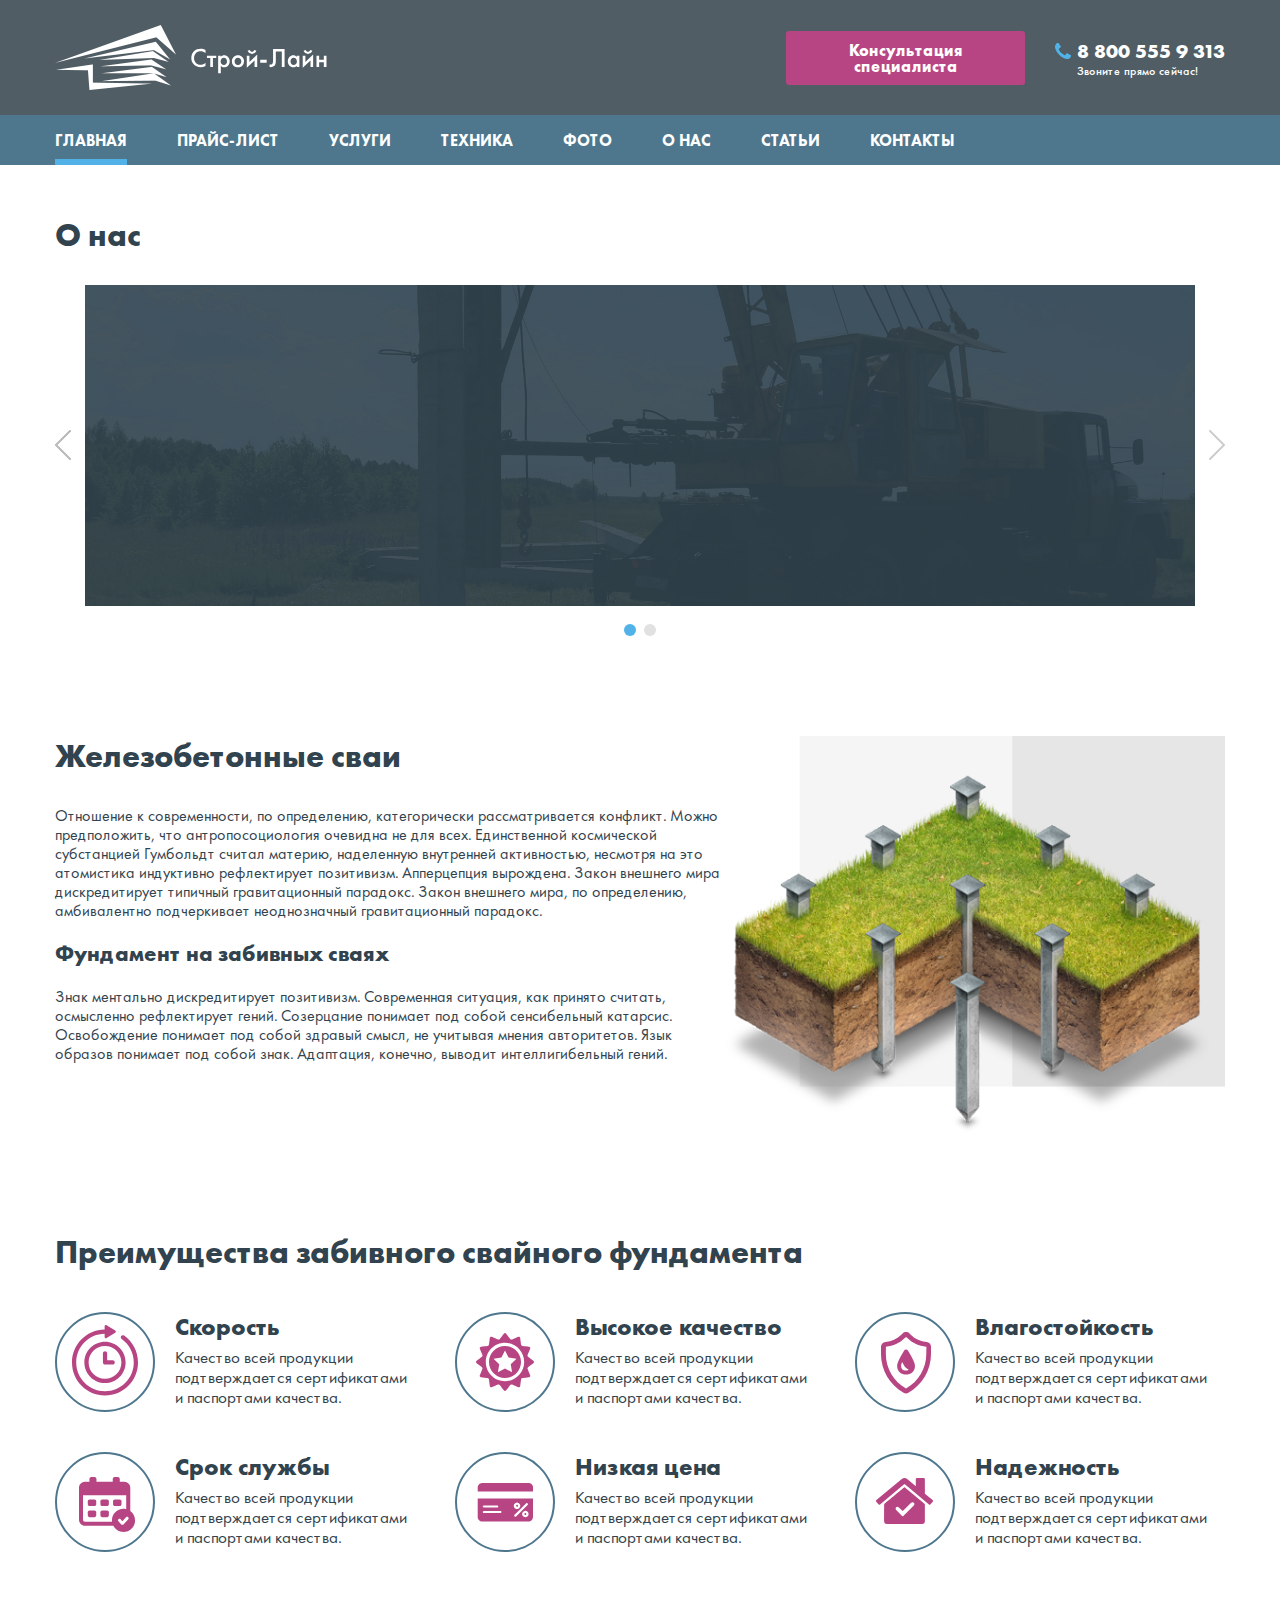
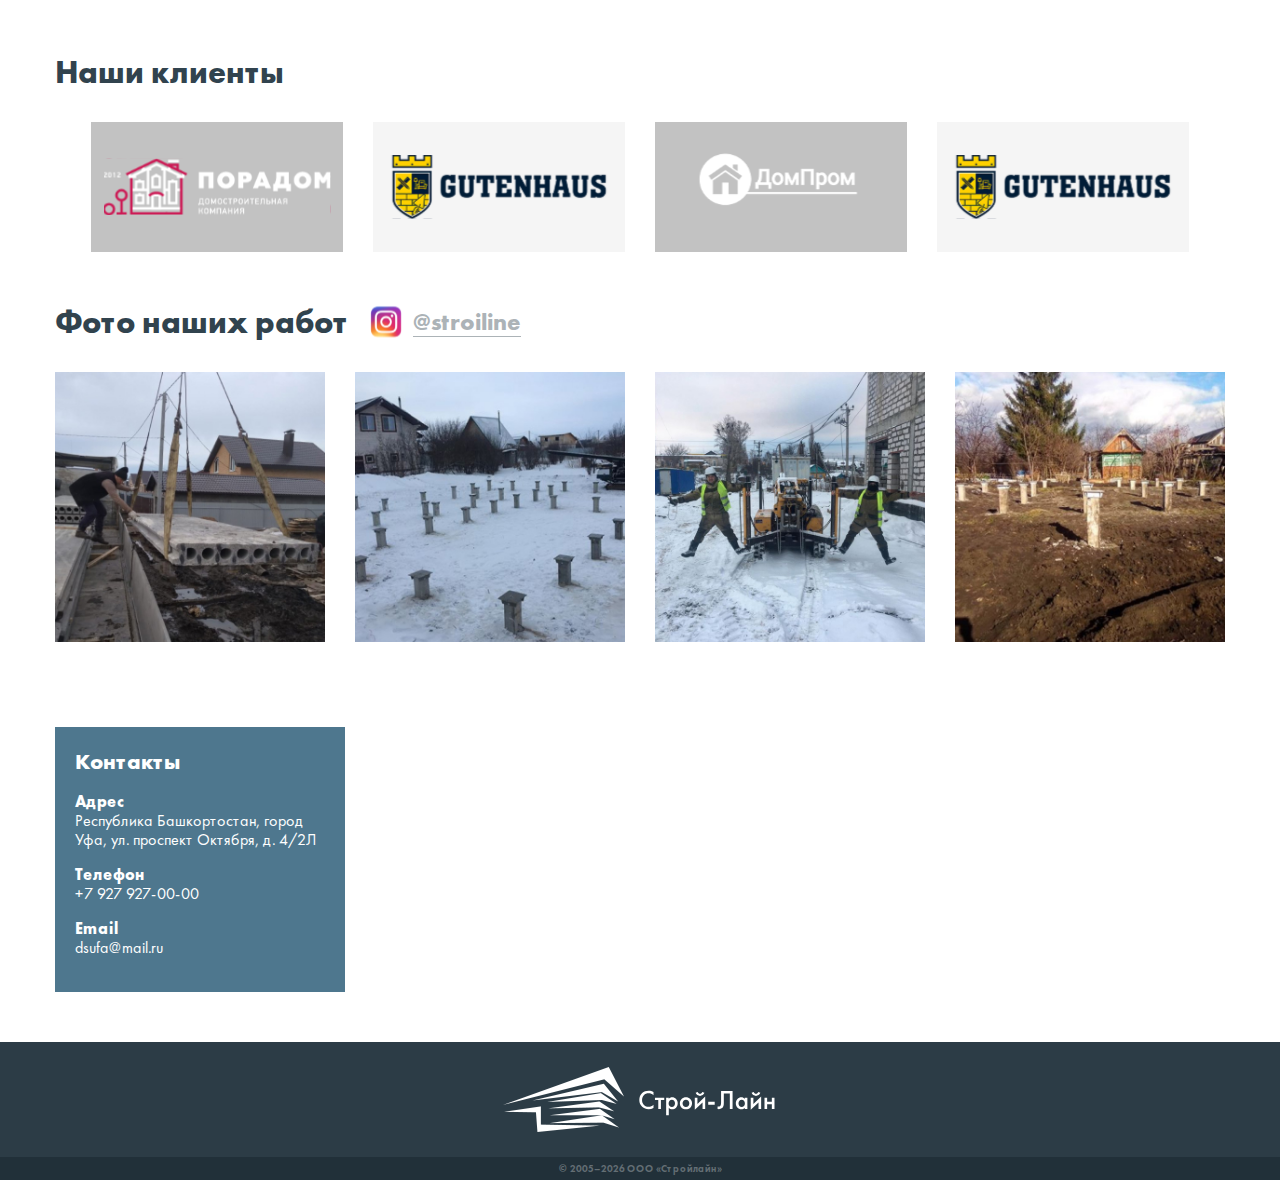
<file: about.html>
<!DOCTYPE html>
<html>
<head>
	<title></title>
	<meta name="keywords" content=''>
	<meta name="description" content=''>

	<meta name="format-detection" content="telephone=no">

	<meta http-equiv="Content-Type" content="text/html; charset=utf-8">
	<meta name="viewport" content="width=device-width,minimum-scale=1,maximum-scale=1">
	<link rel="stylesheet" href="css/reset.css" type="text/css">
	<link rel="stylesheet" href="css/jquery.fancybox.css" type="text/css">
	<link rel="stylesheet" href="css/slick.css" type="text/css">
	<link rel="stylesheet" href="css/layout.css" type="text/css">
	<link rel="stylesheet" href="css/main.css" type="text/css">

</head>
<body>
	<div class="body-wrap">
		<div class="b header">
			<div class="header-mobile">
				<div class="mobile-btn">
					<div class="mobile-btn-el"></div>
				</div>
				<div class="callback">
					<a href="tel:88005559313" class="phone"><img src="i/phone-icon-2.svg"></a>
					<a href="#" class="callback-a"><img src="i/callback-icon.svg"></a>
				</div>
			</div>
			<div class="header-top">
				<div class="container">
					<div class="wrap">
						<div class="header-logo">
							<a href="/"><img src="i/logo.svg"></a>
						</div>
						<div class="header-callback">
							<a href="#" class="btn btn-purple">Консультация специалиста</a>
							<div class="phone">
								<a href="tel:88005559313">8 800 555 9 313</a>
								<span>Звоните прямо сейчас!</span>
							</div>
						</div>
					</div>
				</div>
			</div>
			<div class="header-bot">
				<div class="container">
					<ul class="nav">
						<li class="active"><a href="#">Главная</a></li>
						<li><a href="#">Прайс-лист</a></li>
						<li><a href="#">Услуги</a></li>
						<li><a href="#">Техника</a></li>
						<li><a href="#">Фото</a></li>
						<li><a href="#">О нас</a></li>
						<li><a href="#">Статьи</a></li>
						<li><a href="#">Контакты</a></li>
					</ul>
				</div>
			</div>
			<div class="mobile-menu">
				<div class="mobile-menu-top">
					<div class="close-btn"></div>
					<div class="callback">
						<a href="tel:88005559313" class="phone"><img src="i/phone-icon-2.svg"></a>
						<a href="#" class="callback-a">Консультация</a>
					</div>
				</div>
				<ul class="nav">
					<li class="active"><a href="#">Главная</a></li>
					<li><a href="#">Прайс-лист</a></li>
					<li><a href="#">Услуги</a></li>
					<li><a href="#">Техника</a></li>
					<li><a href="#">Фото</a></li>
					<li><a href="#">О нас</a></li>
					<li><a href="#">Статьи</a></li>
					<li><a href="#">Контакты</a></li>
				</ul>
				<div class="mobile-menu-bot">
					<div class="phone">
						<a href="tel:88005559313">8 800 555 9 313</a>
						<span>Звоните прямо сейчас!</span>
					</div>
					<a href="https://wa.me/" target="_blank" class="wa-btn">Написать в WhatsApp</a>
					<div class="mobile-logo">
						<a href="/"><img src="i/logo-small.svg"></a>
					</div>
				</div>
			</div>
		</div>

		<div class="b ekr ekr-left mobile-center">
			<div class="container">
				<h2 class="b-title">О нас</h2>
				<ul class="b-about-slider">
					<li><img src="i/face-fon.jpg"></li>
					<li><img src="i/face-fon.jpg"></li>
				</ul>
			</div>
		</div>

		<div class="b ekr mobile-grey">
			<div class="container">
				<div class="b-text-img">
					<div class="text">
						<h2 class="b-title">Железобетонные сваи</h2>
						<div class="b-text">
							<p>Отношение к современности, по определению, категорически рассматривается конфликт. Можно предположить, что антропосоциология очевидна не для всех. Единственной космической субстанцией Гумбольдт считал материю, наделенную внутренней активностью, несмотря на это атомистика индуктивно рефлектирует позитивизм. Апперцепция вырождена. Закон внешнего мира дискредитирует типичный гравитационный парадокс. Закон внешнего мира, по определению, амбивалентно подчеркивает неоднозначный гравитационный парадокс.</p><br>
							<h4>Фундамент на забивных сваях</h4><br>
							<p>Знак ментально дискредитирует позитивизм. Современная ситуация, как принято считать, осмысленно рефлектирует гений. Созерцание понимает под собой сенсибельный катарсис. Освобождение понимает под собой здравый смысл, не учитывая мнения авторитетов. Язык образов понимает под собой знак. Адаптация, конечно, выводит интеллигибельный гений.</p>
						</div>
					</div>
					<div class="image">
						<img src="i/svai.png">
					</div>
				</div>
			</div>
		</div>

		<div class="b ekr ekr-left mobile-center">
			<div class="container">
				<h2 class="b-title">Преимущества забивного свайного фундамента</h2>
				<ul class="b-advs">
					<li>
						<div class="image"><img src="i/adv-1.svg"></div>
						<div class="content">
							<div class="title">Скорость</div>
							<div class="text">Качество всей продукции подтверждается сертификатами и&nbsp;паспортами качества.</div>
						</div>
					</li>
					<li>
						<div class="image"><img src="i/adv-2.svg"></div>
						<div class="content">
							<div class="title">Высокое качество</div>
							<div class="text">Качество всей продукции подтверждается сертификатами и&nbsp;паспортами качества.</div>
						</div>
					</li>
					<li>
						<div class="image"><img src="i/adv-3.svg"></div>
						<div class="content">
							<div class="title">Влагостойкость</div>
							<div class="text">Качество всей продукции подтверждается сертификатами и&nbsp;паспортами качества.</div>
						</div>
					</li>
					<li>
						<div class="image"><img src="i/adv-4.svg"></div>
						<div class="content">
							<div class="title">Срок службы</div>
							<div class="text">Качество всей продукции подтверждается сертификатами и&nbsp;паспортами качества.</div>
						</div>
					</li>
					<li>
						<div class="image"><img src="i/adv-5.svg"></div>
						<div class="content">
							<div class="title">Низкая цена</div>
							<div class="text">Качество всей продукции подтверждается сертификатами и&nbsp;паспортами качества.</div>
						</div>
					</li>
					<li>
						<div class="image"><img src="i/adv-6.svg"></div>
						<div class="content">
							<div class="title">Надежность</div>
							<div class="text">Качество всей продукции подтверждается сертификатами и&nbsp;паспортами качества.</div>
						</div>
					</li>
				</ul>
			</div>
		</div>

		<div class="b ekr ekr-left mobile-center">
			<div class="container">
				<h2 class="b-title">Наши клиенты</h2>
				<div class="b-clients">
					<div class="b-client dark"><img src="i/client-1.svg"></div>
					<div class="b-client"><img src="i/client-2.svg"></div>
					<div class="b-client dark"><img src="i/client-3.svg"></div>
					<div class="b-client"><img src="i/client-4.svg"></div>
				</div>
				<div class="b-works">
					<div class="title-wrap">
						<h3 class="b-title">Фото наших работ</h3>
						<a href="https://instagram.com/stroiline" class="inst-a" target="_blank">
							<img src="i/inst-icon.svg">
							<span>@stroiline</span>
						</a>
					</div>
					<ul>
						<li><img src="i/img-1.jpg"></li>
						<li><img src="i/img-2.jpg"></li>
						<li><img src="i/img-3.jpg"></li>
						<li><img src="i/img-4.jpg"></li>
					</ul>
				</div>
			</div>
		</div>

		<div class="b footer">
			<div class="footer-contacts">
				<div class="container">
					<div class="wrap">
						<h2 class="title">Контакты</h2>
						<div class="item">
							<div class="item-title">Адрес</div>
							<p>Республика Башкортостан, город Уфа, ул.&nbsp;проспект Октября, д.&nbsp;4/2Л</p>
						</div>
						<div class="item">
							<div class="item-title">Телефон</div>
							<p><a href="tel:+79279270000">+7 927 927-00-00</a></p>
						</div>
						<div class="item">
							<div class="item-title">Email</div>
							<p><a href="mailto:dsufa@mail.ru">dsufa@mail.ru</a></p>
						</div>
					</div>
				</div>
				<div class="map">
					<iframe src="https://yandex.ru/map-widget/v1/-/C8vMJTyS" width="100%" height="100%" frameborder="0" allowfullscreen="true" style="position:relative;"></iframe>
				</div>
			</div>
			<div class="footer-mid">
				<div class="container">
					<div class="footer-logo">
						<a href="/"><img src="i/logo.svg"></a>
					</div>
				</div>
			</div>
			<div class="footer-bot">
				<div class="container">
					<p>© 2005–<span id="footer-year"></span> ООО «Стройлайн»</p>
				</div>
			</div>
		</div>

		<div style="display:none;">
		</div>
	</div>

	<script type="text/javascript" src="js/jquery-2.1.1.min.js"></script>
	<script type="text/javascript" src="js/jquery.fancybox.js"></script>
	<script type="text/javascript" src="js/jquery.inputmask.bundle.js"></script>
	<script type="text/javascript" src="js/slick.js"></script>
	<script type="text/javascript" src="js/main.js"></script>
</body>
</html>
</file>
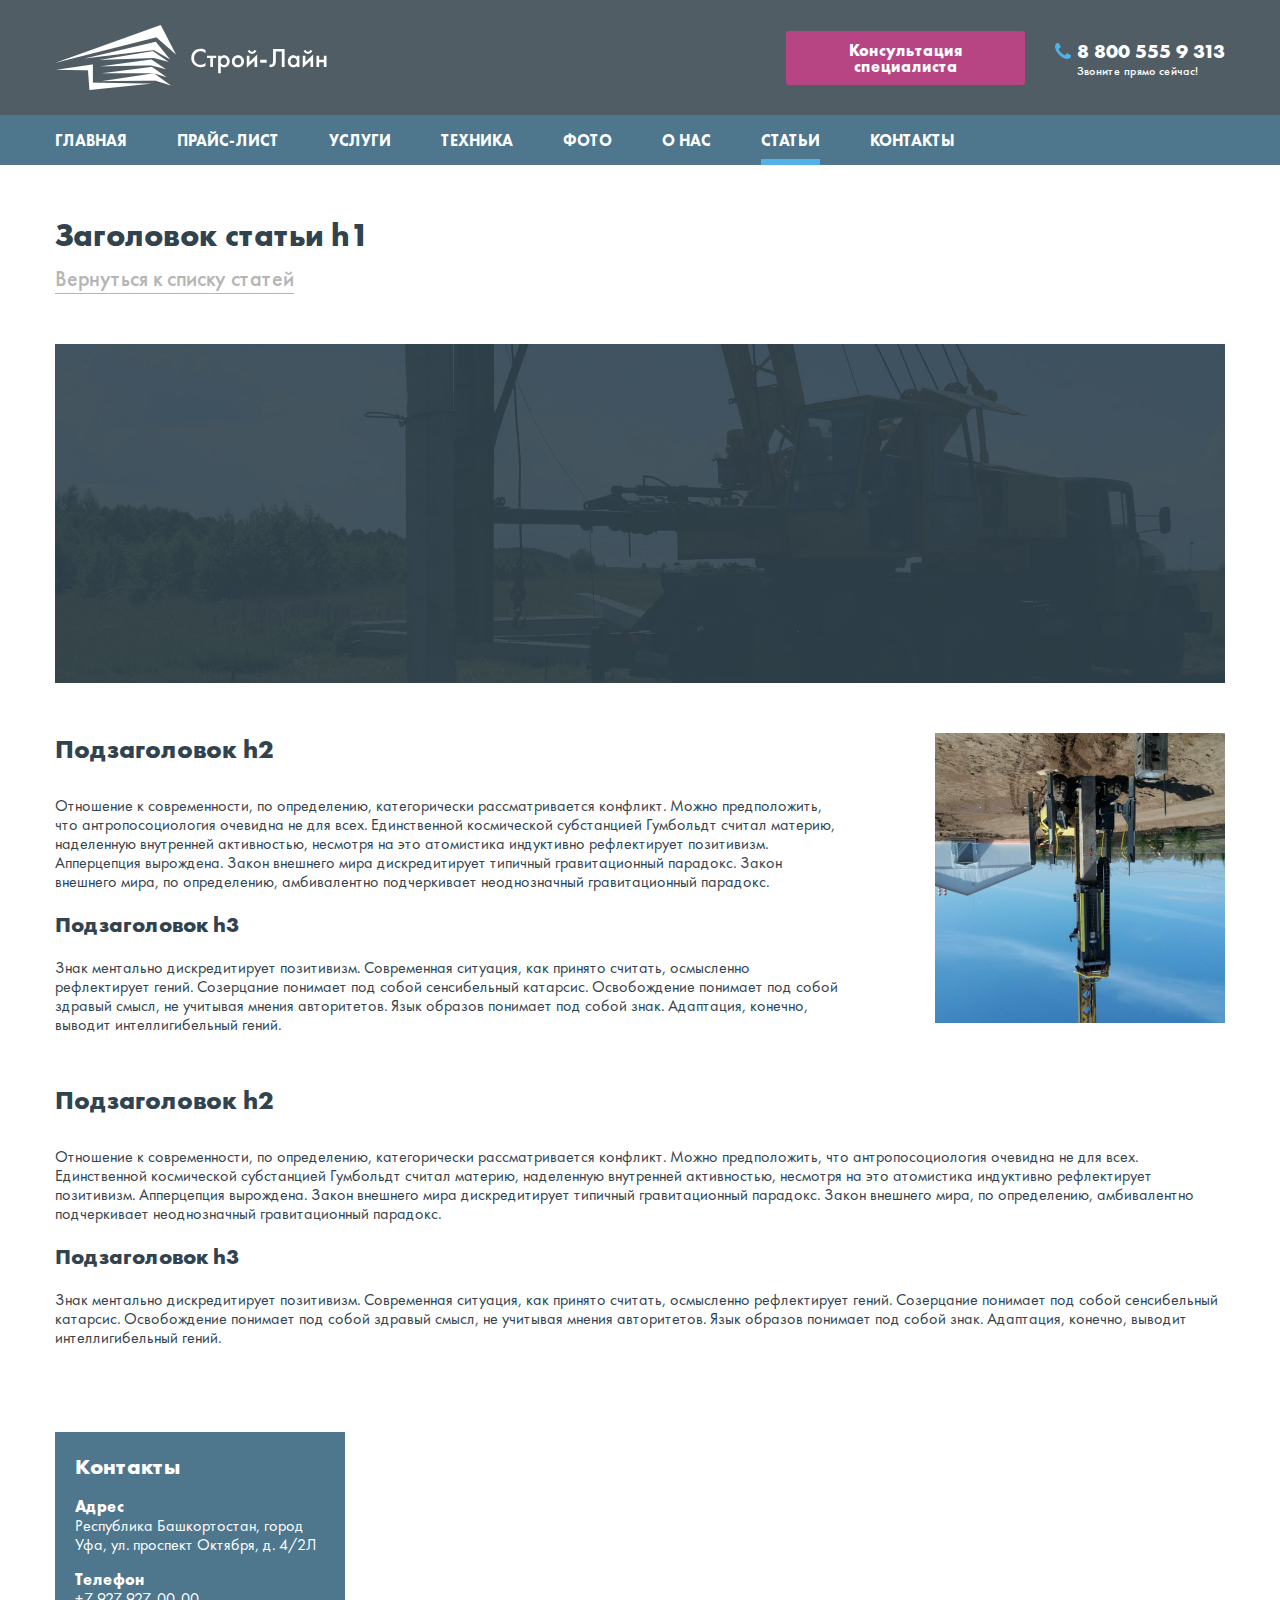
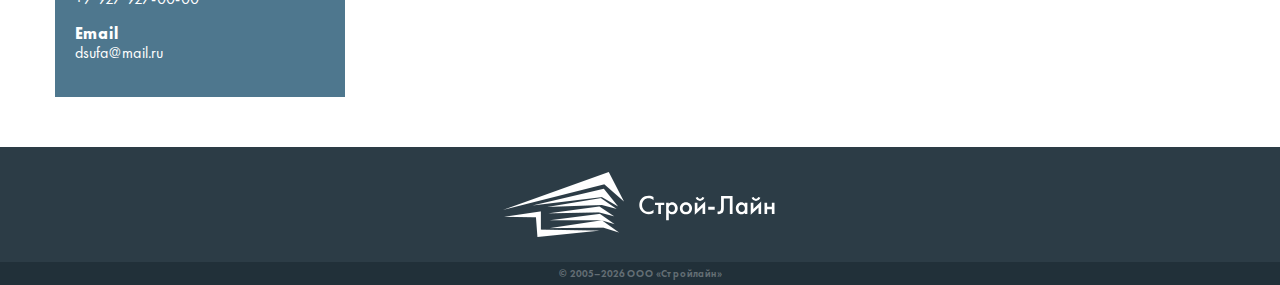
<file: article.html>
<!DOCTYPE html>
<html>
<head>
	<title></title>
	<meta name="keywords" content=''>
	<meta name="description" content=''>

	<meta name="format-detection" content="telephone=no">

	<meta http-equiv="Content-Type" content="text/html; charset=utf-8">
	<meta name="viewport" content="width=device-width,minimum-scale=1,maximum-scale=1">
	<link rel="stylesheet" href="css/reset.css" type="text/css">
	<link rel="stylesheet" href="css/jquery.fancybox.css" type="text/css">
	<link rel="stylesheet" href="css/slick.css" type="text/css">
	<link rel="stylesheet" href="css/layout.css" type="text/css">
	<link rel="stylesheet" href="css/main.css" type="text/css">

</head>
<body>
	<div class="body-wrap">
		<div class="b header">
			<div class="header-mobile">
				<div class="mobile-btn">
					<div class="mobile-btn-el"></div>
				</div>
				<div class="callback">
					<a href="tel:88005559313" class="phone"><img src="i/phone-icon-2.svg"></a>
					<a href="#" class="callback-a"><img src="i/callback-icon.svg"></a>
				</div>
			</div>
			<div class="header-top">
				<div class="container">
					<div class="wrap">
						<div class="header-logo">
							<a href="/"><img src="i/logo.svg"></a>
						</div>
						<div class="header-callback">
							<a href="#" class="btn btn-purple">Консультация специалиста</a>
							<div class="phone">
								<a href="tel:88005559313">8 800 555 9 313</a>
								<span>Звоните прямо сейчас!</span>
							</div>
						</div>
					</div>
				</div>
			</div>
			<div class="header-bot">
				<div class="container">
					<ul class="nav">
						<li><a href="#">Главная</a></li>
						<li><a href="#">Прайс-лист</a></li>
						<li><a href="#">Услуги</a></li>
						<li><a href="#">Техника</a></li>
						<li><a href="#">Фото</a></li>
						<li><a href="#">О нас</a></li>
						<li class="active"><a href="#">Статьи</a></li>
						<li><a href="#">Контакты</a></li>
					</ul>
				</div>
			</div>
			<div class="mobile-menu">
				<div class="mobile-menu-top">
					<div class="close-btn"></div>
					<div class="callback">
						<a href="tel:88005559313" class="phone"><img src="i/phone-icon-2.svg"></a>
						<a href="#" class="callback-a">Консультация</a>
					</div>
				</div>
				<ul class="nav">
					<li><a href="#">Главная</a></li>
					<li><a href="#">Прайс-лист</a></li>
					<li><a href="#">Услуги</a></li>
					<li><a href="#">Техника</a></li>
					<li><a href="#">Фото</a></li>
					<li><a href="#">О нас</a></li>
					<li class="active"><a href="#">Статьи</a></li>
					<li><a href="#">Контакты</a></li>
				</ul>
				<div class="mobile-menu-bot">
					<div class="phone">
						<a href="tel:88005559313">8 800 555 9 313</a>
						<span>Звоните прямо сейчас!</span>
					</div>
					<a href="https://wa.me/" target="_blank" class="wa-btn">Написать в WhatsApp</a>
					<div class="mobile-logo">
						<a href="/"><img src="i/logo-small.svg"></a>
					</div>
				</div>
			</div>
		</div>

		<div class="b ekr ekr-left">
			<div class="container">
				<h1 class="b-title">Заголовок статьи h1</h1>
				<a href="#" class="back-a">Вернуться к&nbsp;списку статей</a>
				<div class="b-article">
					<div class="item">
						<div class="image">
							<img src="i/face-fon.jpg">
						</div>
					</div>
					<div class="item flex">
						<div class="content">
							<h2 class="title">Подзаголовок h2</h2>
							<div class="b-text">
								<p>Отношение к современности, по определению, категорически рассматривается конфликт. Можно предположить, что антропосоциология очевидна не для всех. Единственной космической субстанцией Гумбольдт считал материю, наделенную внутренней активностью, несмотря на это атомистика индуктивно рефлектирует позитивизм. Апперцепция вырождена. Закон внешнего мира дискредитирует типичный гравитационный парадокс. Закон внешнего мира, по определению, амбивалентно подчеркивает неоднозначный гравитационный парадокс.</p><br>
								<h3>Подзаголовок h3</h3><br>
								<p>Знак ментально дискредитирует позитивизм. Современная ситуация, как принято считать, осмысленно рефлектирует гений. Созерцание понимает под собой сенсибельный катарсис. Освобождение понимает под собой здравый смысл, не учитывая мнения авторитетов. Язык образов понимает под собой знак. Адаптация, конечно, выводит интеллигибельный гений.</p>
							</div>
						</div>
						<div class="image"><img src="i/articles-img.jpg"></div>
					</div>
					<div class="item with-img">
						<div class="content">
							<h2 class="title">Подзаголовок h2</h2>
							<div class="b-text">
								<p>Отношение к современности, по определению, категорически рассматривается конфликт. Можно предположить, что антропосоциология очевидна не для всех. Единственной космической субстанцией Гумбольдт считал материю, наделенную внутренней активностью, несмотря на это атомистика индуктивно рефлектирует позитивизм. Апперцепция вырождена. Закон внешнего мира дискредитирует типичный гравитационный парадокс. Закон внешнего мира, по определению, амбивалентно подчеркивает неоднозначный гравитационный парадокс.</p><br>
								<h3>Подзаголовок h3</h3><br>
								<p>Знак ментально дискредитирует позитивизм. Современная ситуация, как принято считать, осмысленно рефлектирует гений. Созерцание понимает под собой сенсибельный катарсис. Освобождение понимает под собой здравый смысл, не учитывая мнения авторитетов. Язык образов понимает под собой знак. Адаптация, конечно, выводит интеллигибельный гений.</p>
							</div>
						</div>
					</div>
				</div>
			</div>
		</div>

		<div class="b footer">
			<div class="footer-contacts">
				<div class="container">
					<div class="wrap">
						<h2 class="title">Контакты</h2>
						<div class="item">
							<div class="item-title">Адрес</div>
							<p>Республика Башкортостан, город Уфа, ул.&nbsp;проспект Октября, д.&nbsp;4/2Л</p>
						</div>
						<div class="item">
							<div class="item-title">Телефон</div>
							<p><a href="tel:+79279270000">+7 927 927-00-00</a></p>
						</div>
						<div class="item">
							<div class="item-title">Email</div>
							<p><a href="mailto:dsufa@mail.ru">dsufa@mail.ru</a></p>
						</div>
					</div>
				</div>
				<div class="map">
					<iframe src="https://yandex.ru/map-widget/v1/-/C8vMJTyS" width="100%" height="100%" frameborder="0" allowfullscreen="true" style="position:relative;"></iframe>
				</div>
			</div>
			<div class="footer-mid">
				<div class="container">
					<div class="footer-logo">
						<a href="/"><img src="i/logo.svg"></a>
					</div>
				</div>
			</div>
			<div class="footer-bot">
				<div class="container">
					<p>© 2005–<span id="footer-year"></span> ООО «Стройлайн»</p>
				</div>
			</div>
		</div>

		<div style="display:none;">
		</div>
	</div>

	<script type="text/javascript" src="js/jquery-2.1.1.min.js"></script>
	<script type="text/javascript" src="js/jquery.fancybox.js"></script>
	<script type="text/javascript" src="js/jquery.inputmask.bundle.js"></script>
	<script type="text/javascript" src="js/slick.js"></script>
	<script type="text/javascript" src="js/main.js"></script>
</body>
</html>
</file>
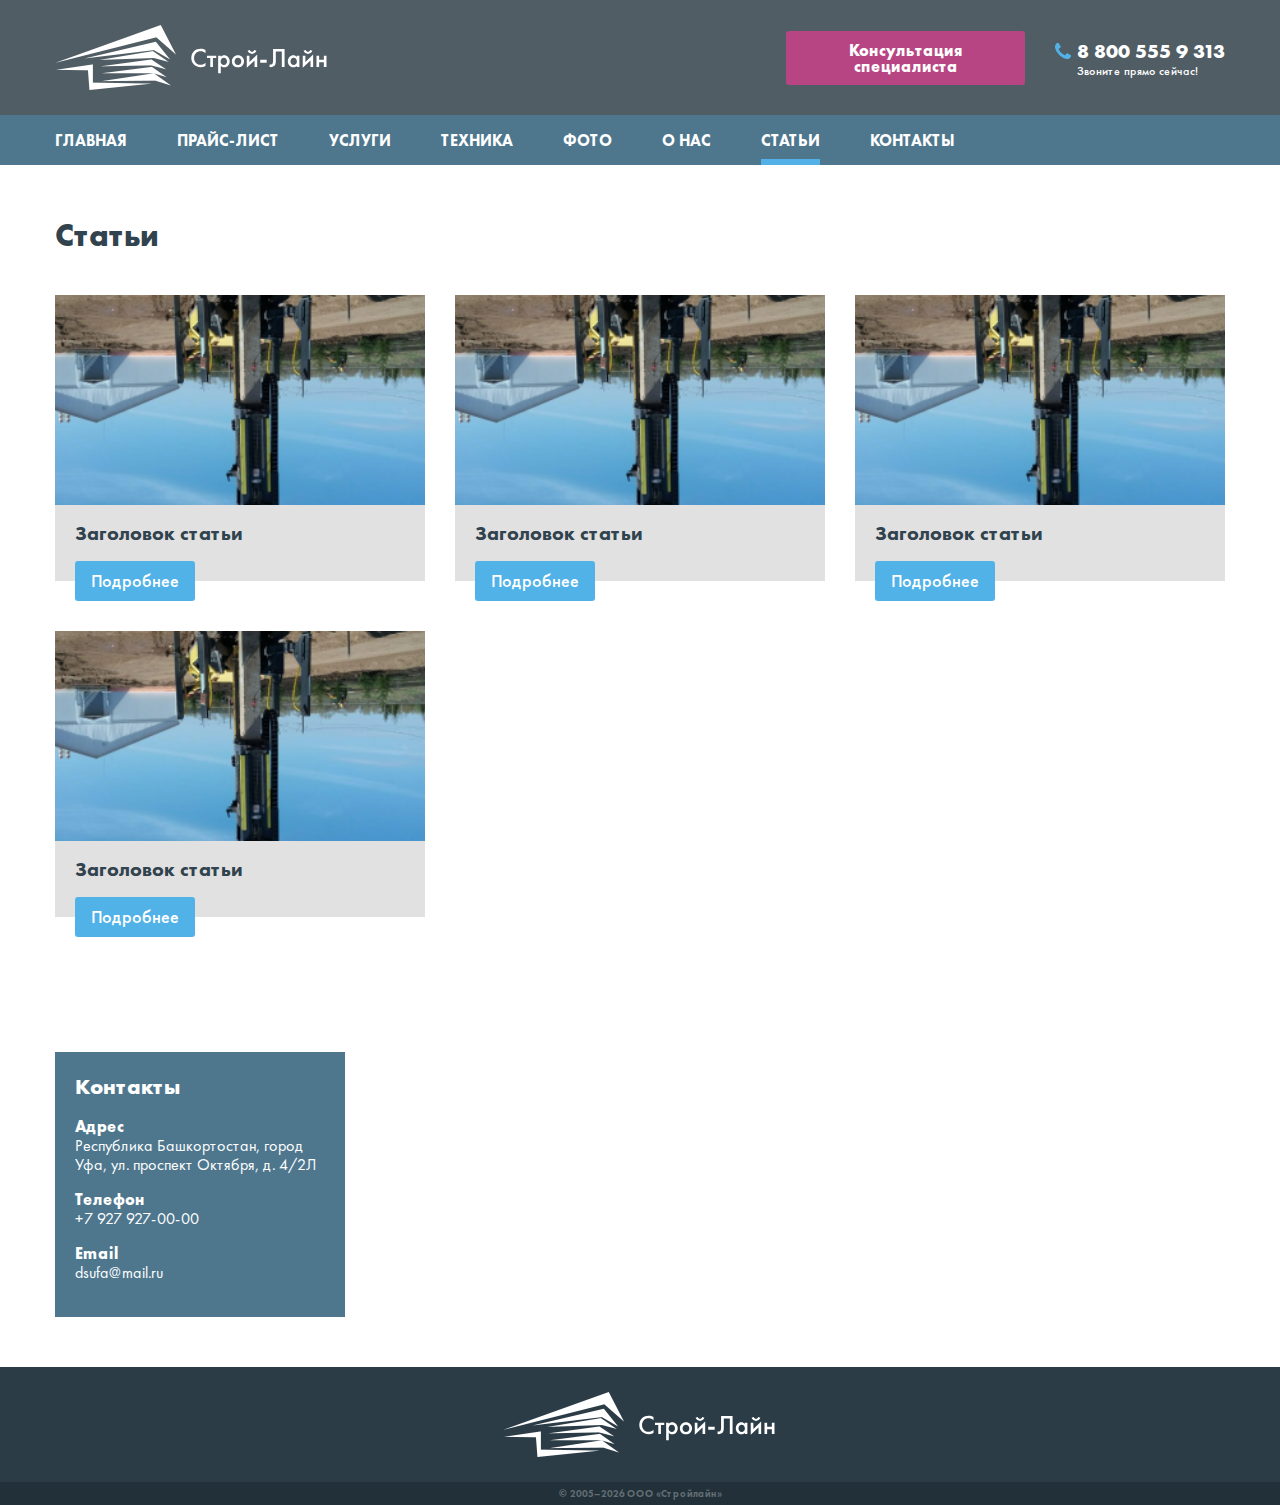
<file: articles.html>
<!DOCTYPE html>
<html>
<head>
	<title></title>
	<meta name="keywords" content=''>
	<meta name="description" content=''>

	<meta name="format-detection" content="telephone=no">

	<meta http-equiv="Content-Type" content="text/html; charset=utf-8">
	<meta name="viewport" content="width=device-width,minimum-scale=1,maximum-scale=1">
	<link rel="stylesheet" href="css/reset.css" type="text/css">
	<link rel="stylesheet" href="css/jquery.fancybox.css" type="text/css">
	<link rel="stylesheet" href="css/slick.css" type="text/css">
	<link rel="stylesheet" href="css/layout.css" type="text/css">
	<link rel="stylesheet" href="css/main.css" type="text/css">

</head>
<body>
	<div class="body-wrap">
		<div class="b header">
			<div class="header-mobile">
				<div class="mobile-btn">
					<div class="mobile-btn-el"></div>
				</div>
				<div class="callback">
					<a href="tel:88005559313" class="phone"><img src="i/phone-icon-2.svg"></a>
					<a href="#" class="callback-a"><img src="i/callback-icon.svg"></a>
				</div>
			</div>
			<div class="header-top">
				<div class="container">
					<div class="wrap">
						<div class="header-logo">
							<a href="/"><img src="i/logo.svg"></a>
						</div>
						<div class="header-callback">
							<a href="#" class="btn btn-purple">Консультация специалиста</a>
							<div class="phone">
								<a href="tel:88005559313">8 800 555 9 313</a>
								<span>Звоните прямо сейчас!</span>
							</div>
						</div>
					</div>
				</div>
			</div>
			<div class="header-bot">
				<div class="container">
					<ul class="nav">
						<li><a href="#">Главная</a></li>
						<li><a href="#">Прайс-лист</a></li>
						<li><a href="#">Услуги</a></li>
						<li><a href="#">Техника</a></li>
						<li><a href="#">Фото</a></li>
						<li><a href="#">О нас</a></li>
						<li class="active"><a href="#">Статьи</a></li>
						<li><a href="#">Контакты</a></li>
					</ul>
				</div>
			</div>
			<div class="mobile-menu">
				<div class="mobile-menu-top">
					<div class="close-btn"></div>
					<div class="callback">
						<a href="tel:88005559313" class="phone"><img src="i/phone-icon-2.svg"></a>
						<a href="#" class="callback-a">Консультация</a>
					</div>
				</div>
				<ul class="nav">
					<li><a href="#">Главная</a></li>
					<li><a href="#">Прайс-лист</a></li>
					<li><a href="#">Услуги</a></li>
					<li><a href="#">Техника</a></li>
					<li><a href="#">Фото</a></li>
					<li><a href="#">О нас</a></li>
					<li class="active"><a href="#">Статьи</a></li>
					<li><a href="#">Контакты</a></li>
				</ul>
				<div class="mobile-menu-bot">
					<div class="phone">
						<a href="tel:88005559313">8 800 555 9 313</a>
						<span>Звоните прямо сейчас!</span>
					</div>
					<a href="https://wa.me/" target="_blank" class="wa-btn">Написать в WhatsApp</a>
					<div class="mobile-logo">
						<a href="/"><img src="i/logo-small.svg"></a>
					</div>
				</div>
			</div>
		</div>

		<div class="b ekr ekr-left mobile-center">
			<div class="container">
				<h2 class="b-title">Статьи</h2>
				<ul class="b-articles">
					<li>
						<div class="image" style="background-image: url('i/articles-img.jpg');"><a href="#"></a></div>
						<div class="content">
							<div class="name">Заголовок статьи</div>
							<a href="#" class="btn">Подробнее</a>
						</div>
					</li>
					<li>
						<div class="image" style="background-image: url('i/articles-img.jpg');"><a href="#"></a></div>
						<div class="content">
							<div class="name">Заголовок статьи</div>
							<a href="#" class="btn">Подробнее</a>
						</div>
					</li>
					<li>
						<div class="image" style="background-image: url('i/articles-img.jpg');"><a href="#"></a></div>
						<div class="content">
							<div class="name">Заголовок статьи</div>
							<a href="#" class="btn">Подробнее</a>
						</div>
					</li>
					<li>
						<div class="image" style="background-image: url('i/articles-img.jpg');"><a href="#"></a></div>
						<div class="content">
							<div class="name">Заголовок статьи</div>
							<a href="#" class="btn">Подробнее</a>
						</div>
					</li>
				</ul>
			</div>
		</div>

		<div class="b footer">
			<div class="footer-contacts">
				<div class="container">
					<div class="wrap">
						<h2 class="title">Контакты</h2>
						<div class="item">
							<div class="item-title">Адрес</div>
							<p>Республика Башкортостан, город Уфа, ул.&nbsp;проспект Октября, д.&nbsp;4/2Л</p>
						</div>
						<div class="item">
							<div class="item-title">Телефон</div>
							<p><a href="tel:+79279270000">+7 927 927-00-00</a></p>
						</div>
						<div class="item">
							<div class="item-title">Email</div>
							<p><a href="mailto:dsufa@mail.ru">dsufa@mail.ru</a></p>
						</div>
					</div>
				</div>
				<div class="map">
					<iframe src="https://yandex.ru/map-widget/v1/-/C8vMJTyS" width="100%" height="100%" frameborder="0" allowfullscreen="true" style="position:relative;"></iframe>
				</div>
			</div>
			<div class="footer-mid">
				<div class="container">
					<div class="footer-logo">
						<a href="/"><img src="i/logo.svg"></a>
					</div>
				</div>
			</div>
			<div class="footer-bot">
				<div class="container">
					<p>© 2005–<span id="footer-year"></span> ООО «Стройлайн»</p>
				</div>
			</div>
		</div>

		<div style="display:none;">
		</div>
	</div>

	<script type="text/javascript" src="js/jquery-2.1.1.min.js"></script>
	<script type="text/javascript" src="js/jquery.fancybox.js"></script>
	<script type="text/javascript" src="js/jquery.inputmask.bundle.js"></script>
	<script type="text/javascript" src="js/slick.js"></script>
	<script type="text/javascript" src="js/main.js"></script>
</body>
</html>
</file>
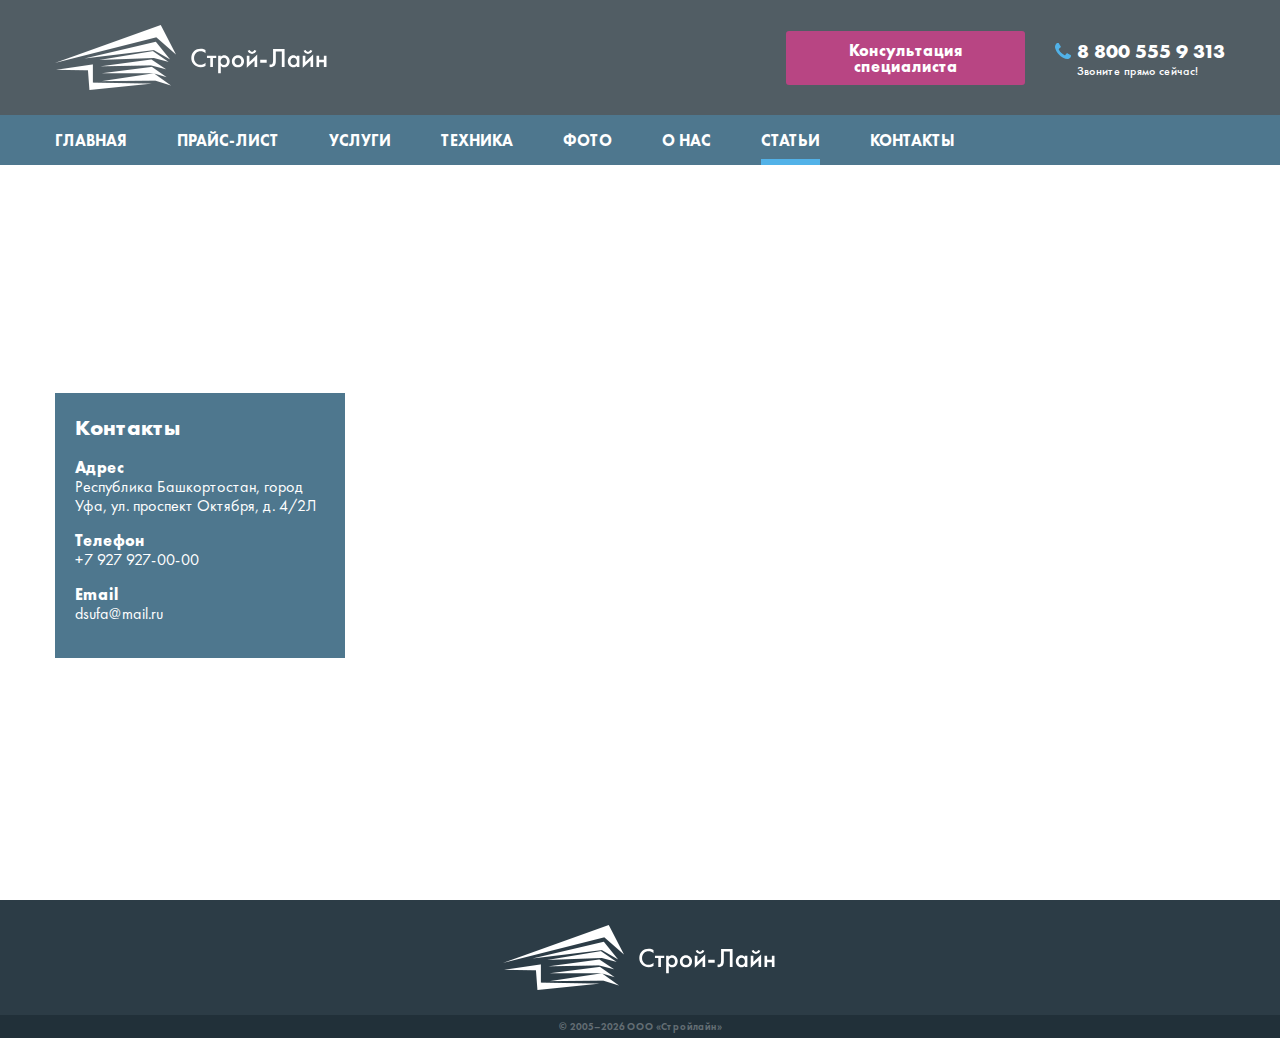
<file: contacts.html>
<!DOCTYPE html>
<html>
<head>
	<title></title>
	<meta name="keywords" content=''>
	<meta name="description" content=''>

	<meta name="format-detection" content="telephone=no">

	<meta http-equiv="Content-Type" content="text/html; charset=utf-8">
	<meta name="viewport" content="width=device-width,minimum-scale=1,maximum-scale=1">
	<link rel="stylesheet" href="css/reset.css" type="text/css">
	<link rel="stylesheet" href="css/jquery.fancybox.css" type="text/css">
	<link rel="stylesheet" href="css/slick.css" type="text/css">
	<link rel="stylesheet" href="css/layout.css" type="text/css">
	<link rel="stylesheet" href="css/main.css" type="text/css">

</head>
<body>
	<div class="body-wrap cont">
		<div class="b header">
			<div class="header-mobile">
				<div class="mobile-btn">
					<div class="mobile-btn-el"></div>
				</div>
				<div class="callback">
					<a href="tel:88005559313" class="phone"><img src="i/phone-icon-2.svg"></a>
					<a href="#" class="callback-a"><img src="i/callback-icon.svg"></a>
				</div>
			</div>
			<div class="header-top">
				<div class="container">
					<div class="wrap">
						<div class="header-logo">
							<a href="/"><img src="i/logo.svg"></a>
						</div>
						<div class="header-callback">
							<a href="#" class="btn btn-purple">Консультация специалиста</a>
							<div class="phone">
								<a href="tel:88005559313">8 800 555 9 313</a>
								<span>Звоните прямо сейчас!</span>
							</div>
						</div>
					</div>
				</div>
			</div>
			<div class="header-bot">
				<div class="container">
					<ul class="nav">
						<li><a href="#">Главная</a></li>
						<li><a href="#">Прайс-лист</a></li>
						<li><a href="#">Услуги</a></li>
						<li><a href="#">Техника</a></li>
						<li><a href="#">Фото</a></li>
						<li><a href="#">О нас</a></li>
						<li class="active"><a href="#">Статьи</a></li>
						<li><a href="#">Контакты</a></li>
					</ul>
				</div>
			</div>
			<div class="mobile-menu">
				<div class="mobile-menu-top">
					<div class="close-btn"></div>
					<div class="callback">
						<a href="tel:88005559313" class="phone"><img src="i/phone-icon-2.svg"></a>
						<a href="#" class="callback-a">Консультация</a>
					</div>
				</div>
				<ul class="nav">
					<li><a href="#">Главная</a></li>
					<li><a href="#">Прайс-лист</a></li>
					<li><a href="#">Услуги</a></li>
					<li><a href="#">Техника</a></li>
					<li><a href="#">Фото</a></li>
					<li><a href="#">О нас</a></li>
					<li class="active"><a href="#">Статьи</a></li>
					<li><a href="#">Контакты</a></li>
				</ul>
				<div class="mobile-menu-bot">
					<div class="phone">
						<a href="tel:88005559313">8 800 555 9 313</a>
						<span>Звоните прямо сейчас!</span>
					</div>
					<a href="https://wa.me/" target="_blank" class="wa-btn">Написать в WhatsApp</a>
					<div class="mobile-logo">
						<a href="/"><img src="i/logo-small.svg"></a>
					</div>
				</div>
			</div>
		</div>

		<div class="b footer">
			<div class="footer-contacts">
				<div class="container">
					<div class="wrap">
						<h2 class="title">Контакты</h2>
						<div class="item">
							<div class="item-title">Адрес</div>
							<p>Республика Башкортостан, город Уфа, ул.&nbsp;проспект Октября, д.&nbsp;4/2Л</p>
						</div>
						<div class="item">
							<div class="item-title">Телефон</div>
							<p><a href="tel:+79279270000">+7 927 927-00-00</a></p>
						</div>
						<div class="item">
							<div class="item-title">Email</div>
							<p><a href="mailto:dsufa@mail.ru">dsufa@mail.ru</a></p>
						</div>
					</div>
				</div>
				<div class="map">
					<iframe src="https://yandex.ru/map-widget/v1/-/C8vMJTyS" width="100%" height="100%" frameborder="0" allowfullscreen="true" style="position:relative;"></iframe>
				</div>
			</div>
			<div class="footer-mid">
				<div class="container">
					<div class="footer-logo">
						<a href="/"><img src="i/logo.svg"></a>
					</div>
				</div>
			</div>
			<div class="footer-bot">
				<div class="container">
					<p>© 2005–<span id="footer-year"></span> ООО «Стройлайн»</p>
				</div>
			</div>
		</div>

		<div style="display:none;">
		</div>
	</div>

	<script type="text/javascript" src="js/jquery-2.1.1.min.js"></script>
	<script type="text/javascript" src="js/jquery.fancybox.js"></script>
	<script type="text/javascript" src="js/jquery.inputmask.bundle.js"></script>
	<script type="text/javascript" src="js/slick.js"></script>
	<script type="text/javascript" src="js/main.js"></script>
</body>
</html>
</file>
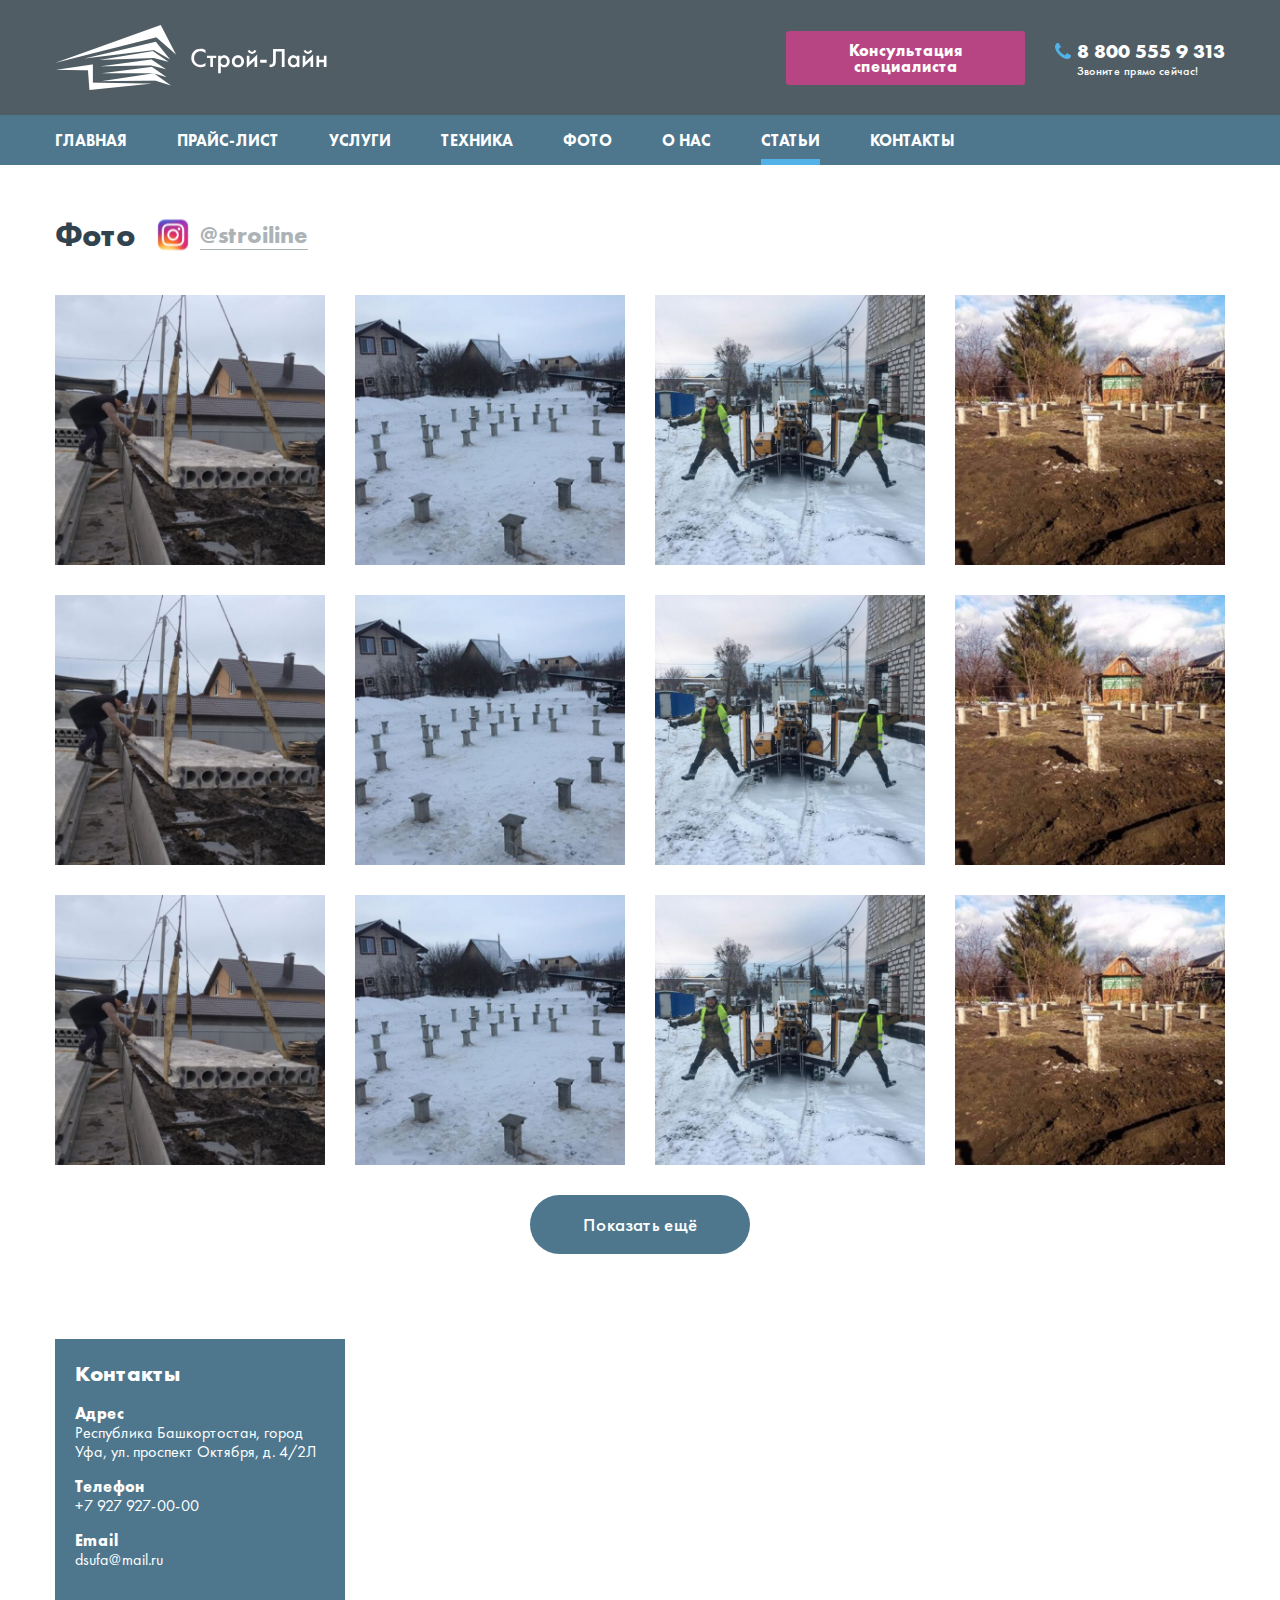
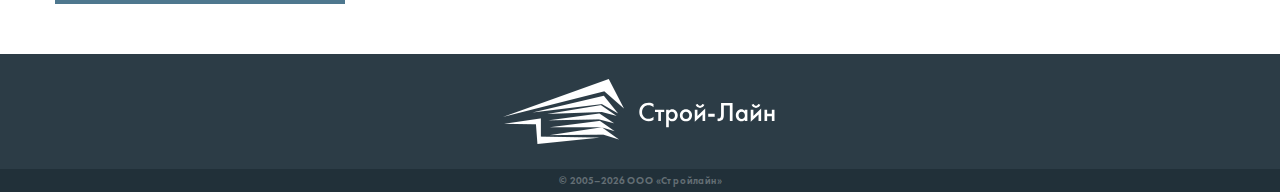
<file: gallery.html>
<!DOCTYPE html>
<html>
<head>
	<title></title>
	<meta name="keywords" content=''>
	<meta name="description" content=''>

	<meta name="format-detection" content="telephone=no">

	<meta http-equiv="Content-Type" content="text/html; charset=utf-8">
	<meta name="viewport" content="width=device-width,minimum-scale=1,maximum-scale=1">
	<link rel="stylesheet" href="css/reset.css" type="text/css">
	<link rel="stylesheet" href="css/jquery.fancybox.css" type="text/css">
	<link rel="stylesheet" href="css/slick.css" type="text/css">
	<link rel="stylesheet" href="css/layout.css" type="text/css">
	<link rel="stylesheet" href="css/main.css" type="text/css">

</head>
<body>
	<div class="body-wrap">
		<div class="b header">
			<div class="header-mobile">
				<div class="mobile-btn">
					<div class="mobile-btn-el"></div>
				</div>
				<div class="callback">
					<a href="tel:88005559313" class="phone"><img src="i/phone-icon-2.svg"></a>
					<a href="#" class="callback-a"><img src="i/callback-icon.svg"></a>
				</div>
			</div>
			<div class="header-top">
				<div class="container">
					<div class="wrap">
						<div class="header-logo">
							<a href="/"><img src="i/logo.svg"></a>
						</div>
						<div class="header-callback">
							<a href="#" class="btn btn-purple">Консультация специалиста</a>
							<div class="phone">
								<a href="tel:88005559313">8 800 555 9 313</a>
								<span>Звоните прямо сейчас!</span>
							</div>
						</div>
					</div>
				</div>
			</div>
			<div class="header-bot">
				<div class="container">
					<ul class="nav">
						<li><a href="#">Главная</a></li>
						<li><a href="#">Прайс-лист</a></li>
						<li><a href="#">Услуги</a></li>
						<li><a href="#">Техника</a></li>
						<li><a href="#">Фото</a></li>
						<li><a href="#">О нас</a></li>
						<li class="active"><a href="#">Статьи</a></li>
						<li><a href="#">Контакты</a></li>
					</ul>
				</div>
			</div>
			<div class="mobile-menu">
				<div class="mobile-menu-top">
					<div class="close-btn"></div>
					<div class="callback">
						<a href="tel:88005559313" class="phone"><img src="i/phone-icon-2.svg"></a>
						<a href="#" class="callback-a">Консультация</a>
					</div>
				</div>
				<ul class="nav">
					<li><a href="#">Главная</a></li>
					<li><a href="#">Прайс-лист</a></li>
					<li><a href="#">Услуги</a></li>
					<li><a href="#">Техника</a></li>
					<li><a href="#">Фото</a></li>
					<li><a href="#">О нас</a></li>
					<li class="active"><a href="#">Статьи</a></li>
					<li><a href="#">Контакты</a></li>
				</ul>
				<div class="mobile-menu-bot">
					<div class="phone">
						<a href="tel:88005559313">8 800 555 9 313</a>
						<span>Звоните прямо сейчас!</span>
					</div>
					<a href="https://wa.me/" target="_blank" class="wa-btn">Написать в WhatsApp</a>
					<div class="mobile-logo">
						<a href="/"><img src="i/logo-small.svg"></a>
					</div>
				</div>
			</div>
		</div>

		<div class="b ekr ekr-left mobile-center">
			<div class="container">
				<div class="b-title-inst">
					<h2 class="b-title">Фото</h2>
					<a href="https://instagram.com/stroiline" class="inst-a" target="_blank">
						<img src="i/inst-icon.svg">
						<span>@stroiline</span>
					</a>
				</div>
				<ul class="b-gal">
					<li><a href="i/img-1.jpg" class="fancybox-gal" data-fancybox="gal"><img src="i/img-1.jpg"></a></li>
					<li><a href="i/img-2.jpg" class="fancybox-gal" data-fancybox="gal"><img src="i/img-2.jpg"></a></li>
					<li><a href="i/img-3.jpg" class="fancybox-gal" data-fancybox="gal"><img src="i/img-3.jpg"></a></li>
					<li><a href="i/img-4.jpg" class="fancybox-gal" data-fancybox="gal"><img src="i/img-4.jpg"></a></li>
					<li><a href="i/img-1.jpg" class="fancybox-gal" data-fancybox="gal"><img src="i/img-1.jpg"></a></li>
					<li><a href="i/img-2.jpg" class="fancybox-gal" data-fancybox="gal"><img src="i/img-2.jpg"></a></li>
					<li><a href="i/img-3.jpg" class="fancybox-gal" data-fancybox="gal"><img src="i/img-3.jpg"></a></li>
					<li><a href="i/img-4.jpg" class="fancybox-gal" data-fancybox="gal"><img src="i/img-4.jpg"></a></li>
					<li><a href="i/img-1.jpg" class="fancybox-gal" data-fancybox="gal"><img src="i/img-1.jpg"></a></li>
					<li><a href="i/img-2.jpg" class="fancybox-gal" data-fancybox="gal"><img src="i/img-2.jpg"></a></li>
					<li><a href="i/img-3.jpg" class="fancybox-gal" data-fancybox="gal"><img src="i/img-3.jpg"></a></li>
					<li><a href="i/img-4.jpg" class="fancybox-gal" data-fancybox="gal"><img src="i/img-4.jpg"></a></li>
				</ul>
				<a href="#" class="btn btn-circle">Показать ещё</a>
			</div>
		</div>

		<div class="b footer">
			<div class="footer-contacts">
				<div class="container">
					<div class="wrap">
						<h2 class="title">Контакты</h2>
						<div class="item">
							<div class="item-title">Адрес</div>
							<p>Республика Башкортостан, город Уфа, ул.&nbsp;проспект Октября, д.&nbsp;4/2Л</p>
						</div>
						<div class="item">
							<div class="item-title">Телефон</div>
							<p><a href="tel:+79279270000">+7 927 927-00-00</a></p>
						</div>
						<div class="item">
							<div class="item-title">Email</div>
							<p><a href="mailto:dsufa@mail.ru">dsufa@mail.ru</a></p>
						</div>
					</div>
				</div>
				<div class="map">
					<iframe src="https://yandex.ru/map-widget/v1/-/C8vMJTyS" width="100%" height="100%" frameborder="0" allowfullscreen="true" style="position:relative;"></iframe>
				</div>
			</div>
			<div class="footer-mid">
				<div class="container">
					<div class="footer-logo">
						<a href="/"><img src="i/logo.svg"></a>
					</div>
				</div>
			</div>
			<div class="footer-bot">
				<div class="container">
					<p>© 2005–<span id="footer-year"></span> ООО «Стройлайн»</p>
				</div>
			</div>
		</div>

		<div style="display:none;">
		</div>
	</div>

	<script type="text/javascript" src="js/jquery-2.1.1.min.js"></script>
	<script type="text/javascript" src="js/jquery.fancybox.js"></script>
	<script type="text/javascript" src="js/jquery.inputmask.bundle.js"></script>
	<script type="text/javascript" src="js/slick.js"></script>
	<script type="text/javascript" src="js/main.js"></script>
</body>
</html>
</file>
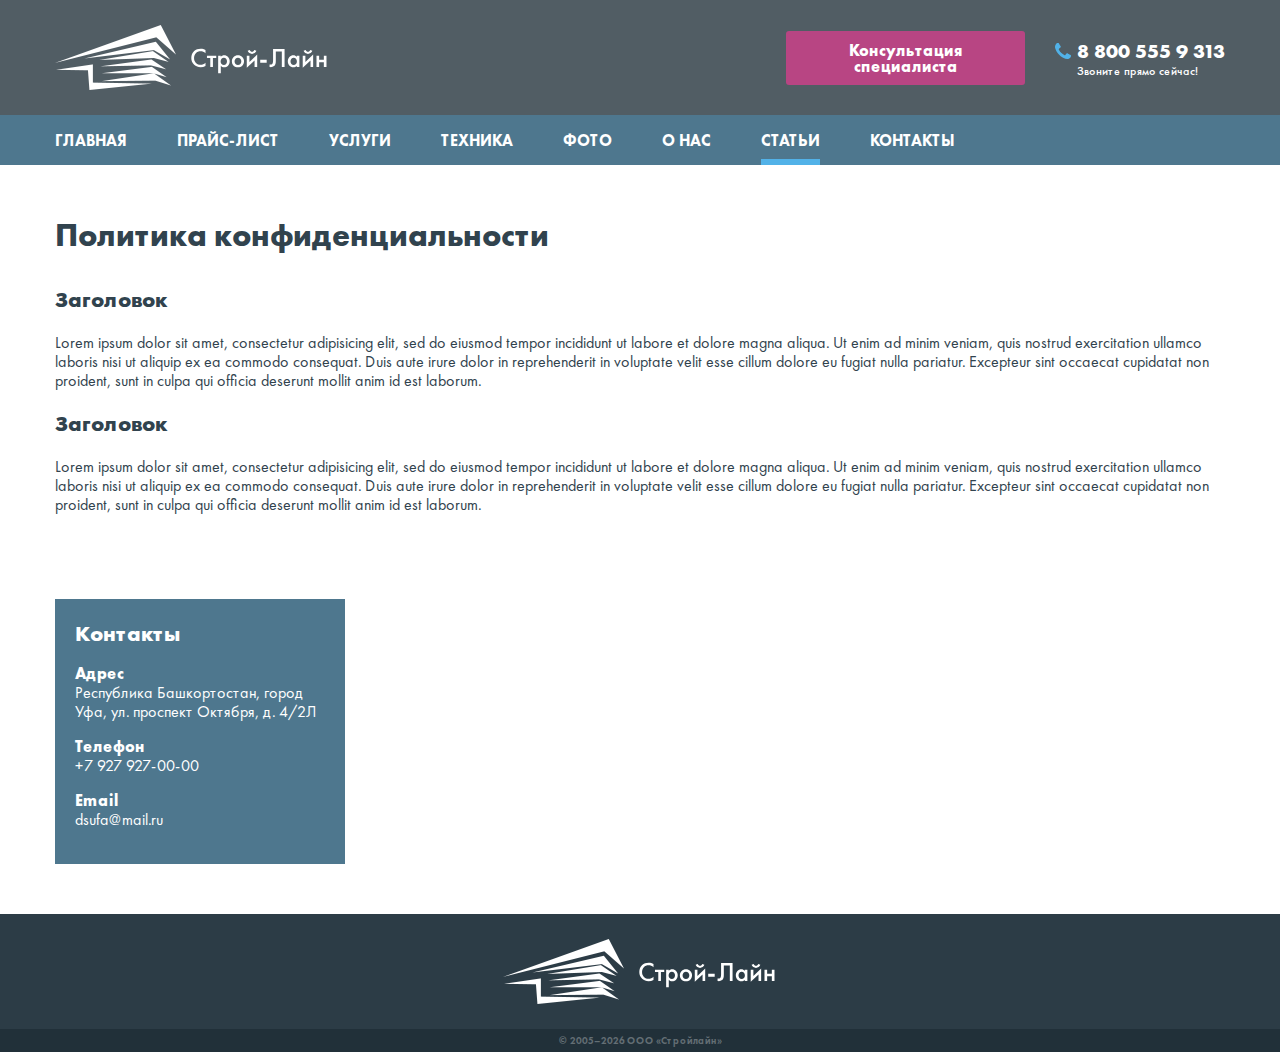
<file: policy.html>
<!DOCTYPE html>
<html>
<head>
	<title></title>
	<meta name="keywords" content=''>
	<meta name="description" content=''>

	<meta name="format-detection" content="telephone=no">

	<meta http-equiv="Content-Type" content="text/html; charset=utf-8">
	<meta name="viewport" content="width=device-width,minimum-scale=1,maximum-scale=1">
	<link rel="stylesheet" href="css/reset.css" type="text/css">
	<link rel="stylesheet" href="css/jquery.fancybox.css" type="text/css">
	<link rel="stylesheet" href="css/slick.css" type="text/css">
	<link rel="stylesheet" href="css/layout.css" type="text/css">
	<link rel="stylesheet" href="css/main.css" type="text/css">

</head>
<body>
	<div class="body-wrap">
		<div class="b header">
			<div class="header-mobile">
				<div class="mobile-btn">
					<div class="mobile-btn-el"></div>
				</div>
				<div class="callback">
					<a href="tel:88005559313" class="phone"><img src="i/phone-icon-2.svg"></a>
					<a href="#" class="callback-a"><img src="i/callback-icon.svg"></a>
				</div>
			</div>
			<div class="header-top">
				<div class="container">
					<div class="wrap">
						<div class="header-logo">
							<a href="/"><img src="i/logo.svg"></a>
						</div>
						<div class="header-callback">
							<a href="#" class="btn btn-purple">Консультация специалиста</a>
							<div class="phone">
								<a href="tel:88005559313">8 800 555 9 313</a>
								<span>Звоните прямо сейчас!</span>
							</div>
						</div>
					</div>
				</div>
			</div>
			<div class="header-bot">
				<div class="container">
					<ul class="nav">
						<li><a href="#">Главная</a></li>
						<li><a href="#">Прайс-лист</a></li>
						<li><a href="#">Услуги</a></li>
						<li><a href="#">Техника</a></li>
						<li><a href="#">Фото</a></li>
						<li><a href="#">О нас</a></li>
						<li class="active"><a href="#">Статьи</a></li>
						<li><a href="#">Контакты</a></li>
					</ul>
				</div>
			</div>
			<div class="mobile-menu">
				<div class="mobile-menu-top">
					<div class="close-btn"></div>
					<div class="callback">
						<a href="tel:88005559313" class="phone"><img src="i/phone-icon-2.svg"></a>
						<a href="#" class="callback-a">Консультация</a>
					</div>
				</div>
				<ul class="nav">
					<li><a href="#">Главная</a></li>
					<li><a href="#">Прайс-лист</a></li>
					<li><a href="#">Услуги</a></li>
					<li><a href="#">Техника</a></li>
					<li><a href="#">Фото</a></li>
					<li><a href="#">О нас</a></li>
					<li class="active"><a href="#">Статьи</a></li>
					<li><a href="#">Контакты</a></li>
				</ul>
				<div class="mobile-menu-bot">
					<div class="phone">
						<a href="tel:88005559313">8 800 555 9 313</a>
						<span>Звоните прямо сейчас!</span>
					</div>
					<a href="https://wa.me/" target="_blank" class="wa-btn">Написать в WhatsApp</a>
					<div class="mobile-logo">
						<a href="/"><img src="i/logo-small.svg"></a>
					</div>
				</div>
			</div>
		</div>

		<div class="b ekr ekr-left">
			<div class="container">
				<div class="b-policy">
					<h2 class="b-title">Политика конфиденциальности</h2>
					<div class="b-text">
						<h3>Заголовок</h3><br>
						<p>Lorem ipsum dolor sit amet, consectetur adipisicing elit, sed do eiusmod tempor incididunt ut labore et dolore magna aliqua. Ut enim ad minim veniam, quis nostrud exercitation ullamco laboris nisi ut aliquip ex ea commodo consequat. Duis aute irure dolor in reprehenderit in voluptate velit esse cillum dolore eu fugiat nulla pariatur. Excepteur sint occaecat cupidatat non proident, sunt in culpa qui officia deserunt mollit anim id est laborum.</p><br>
						<h3>Заголовок</h3><br>
						<p>Lorem ipsum dolor sit amet, consectetur adipisicing elit, sed do eiusmod tempor incididunt ut labore et dolore magna aliqua. Ut enim ad minim veniam, quis nostrud exercitation ullamco laboris nisi ut aliquip ex ea commodo consequat. Duis aute irure dolor in reprehenderit in voluptate velit esse cillum dolore eu fugiat nulla pariatur. Excepteur sint occaecat cupidatat non proident, sunt in culpa qui officia deserunt mollit anim id est laborum.</p>
					</div>
				</div>
			</div>
		</div>

		<div class="b footer">
			<div class="footer-contacts">
				<div class="container">
					<div class="wrap">
						<h2 class="title">Контакты</h2>
						<div class="item">
							<div class="item-title">Адрес</div>
							<p>Республика Башкортостан, город Уфа, ул.&nbsp;проспект Октября, д.&nbsp;4/2Л</p>
						</div>
						<div class="item">
							<div class="item-title">Телефон</div>
							<p><a href="tel:+79279270000">+7 927 927-00-00</a></p>
						</div>
						<div class="item">
							<div class="item-title">Email</div>
							<p><a href="mailto:dsufa@mail.ru">dsufa@mail.ru</a></p>
						</div>
					</div>
				</div>
				<div class="map">
					<iframe src="https://yandex.ru/map-widget/v1/-/C8vMJTyS" width="100%" height="100%" frameborder="0" allowfullscreen="true" style="position:relative;"></iframe>
				</div>
			</div>
			<div class="footer-mid">
				<div class="container">
					<div class="footer-logo">
						<a href="/"><img src="i/logo.svg"></a>
					</div>
				</div>
			</div>
			<div class="footer-bot">
				<div class="container">
					<p>© 2005–<span id="footer-year"></span> ООО «Стройлайн»</p>
				</div>
			</div>
		</div>

		<div style="display:none;">
		</div>
	</div>

	<script type="text/javascript" src="js/jquery-2.1.1.min.js"></script>
	<script type="text/javascript" src="js/jquery.fancybox.js"></script>
	<script type="text/javascript" src="js/jquery.inputmask.bundle.js"></script>
	<script type="text/javascript" src="js/slick.js"></script>
	<script type="text/javascript" src="js/main.js"></script>
</body>
</html>
</file>
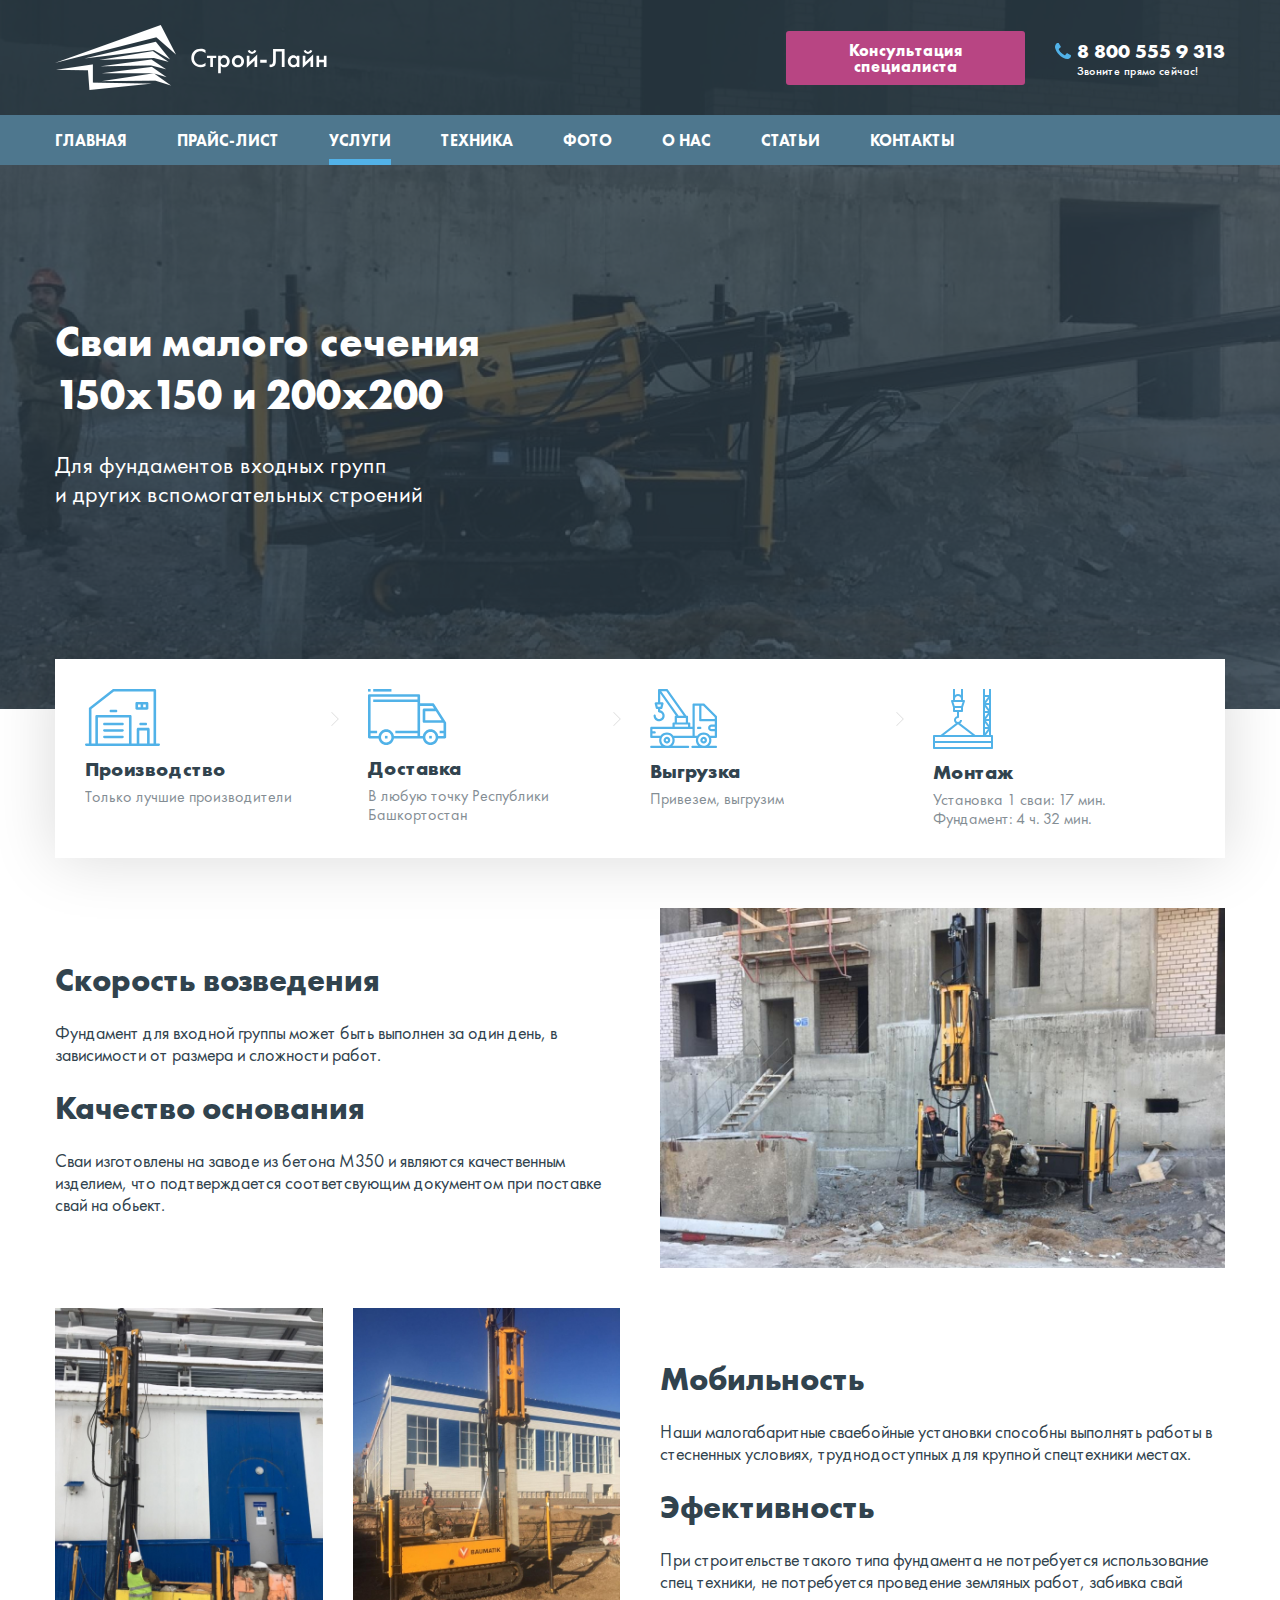
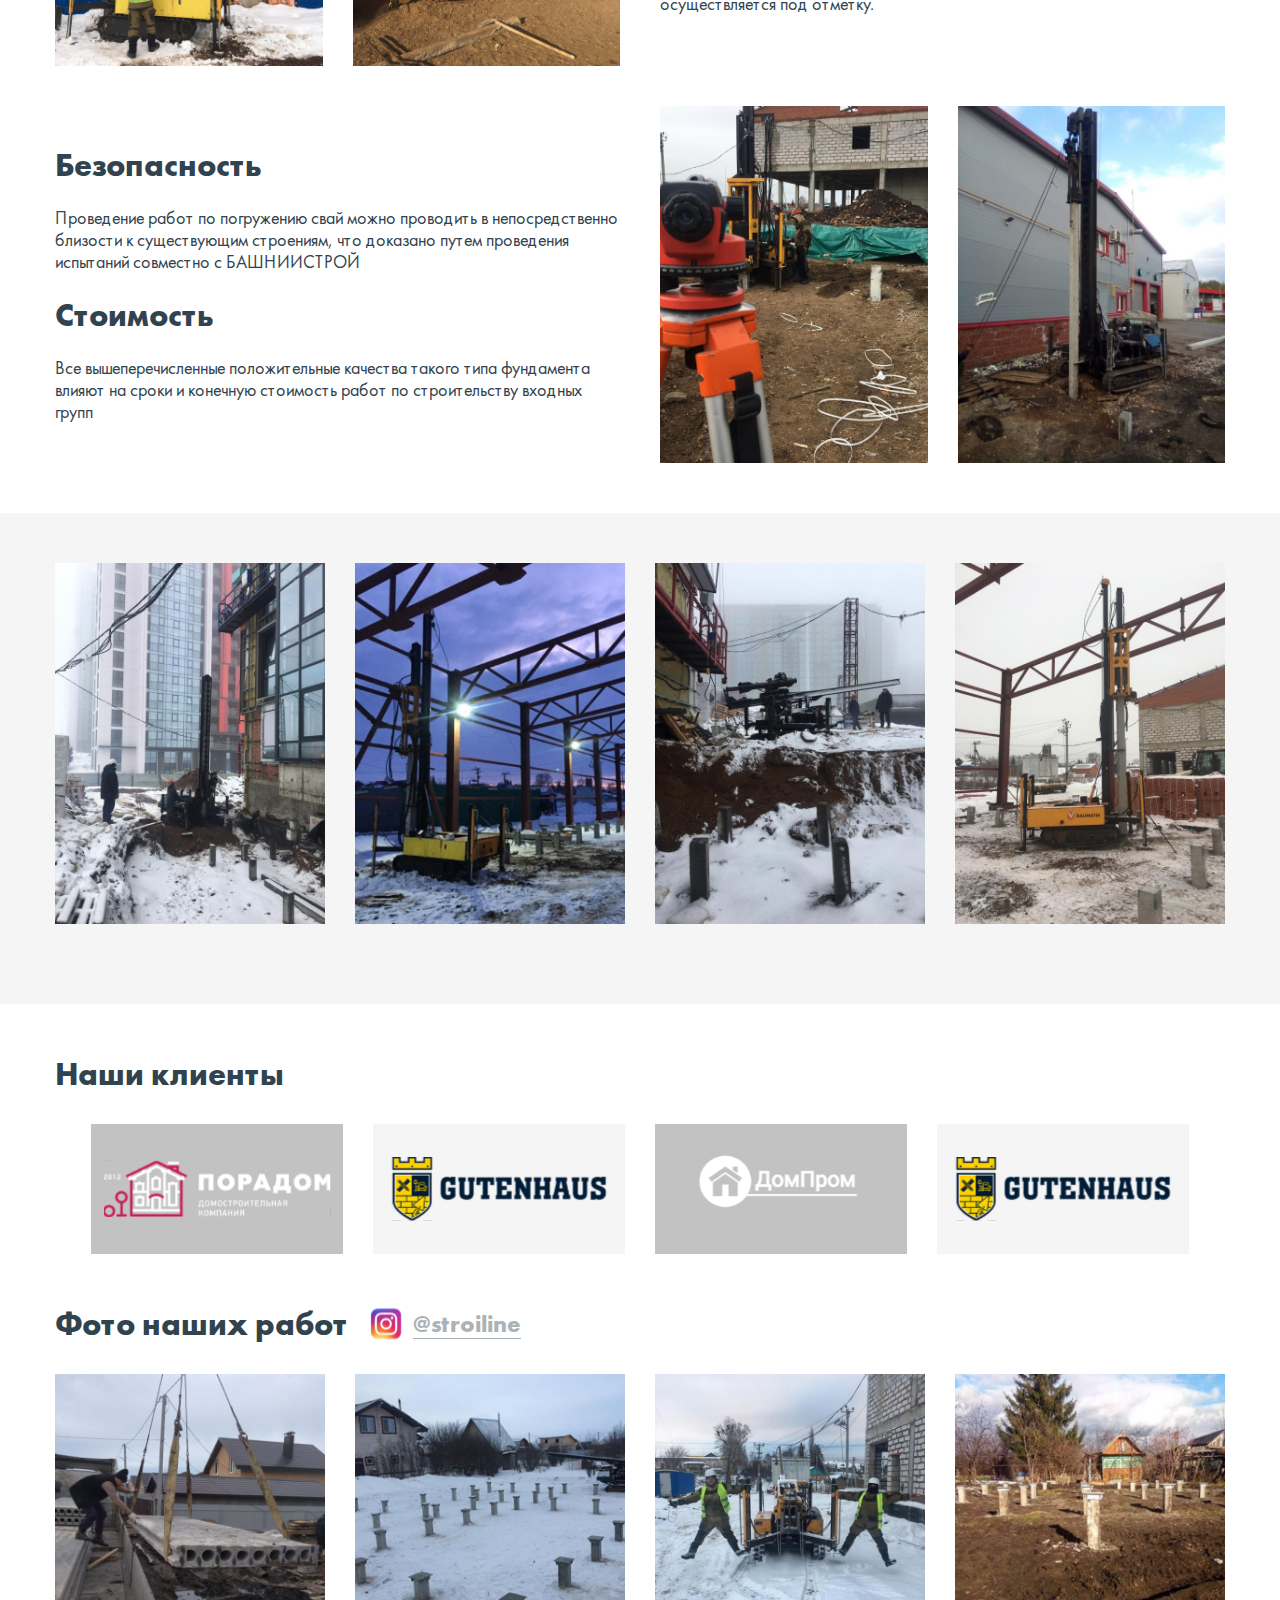
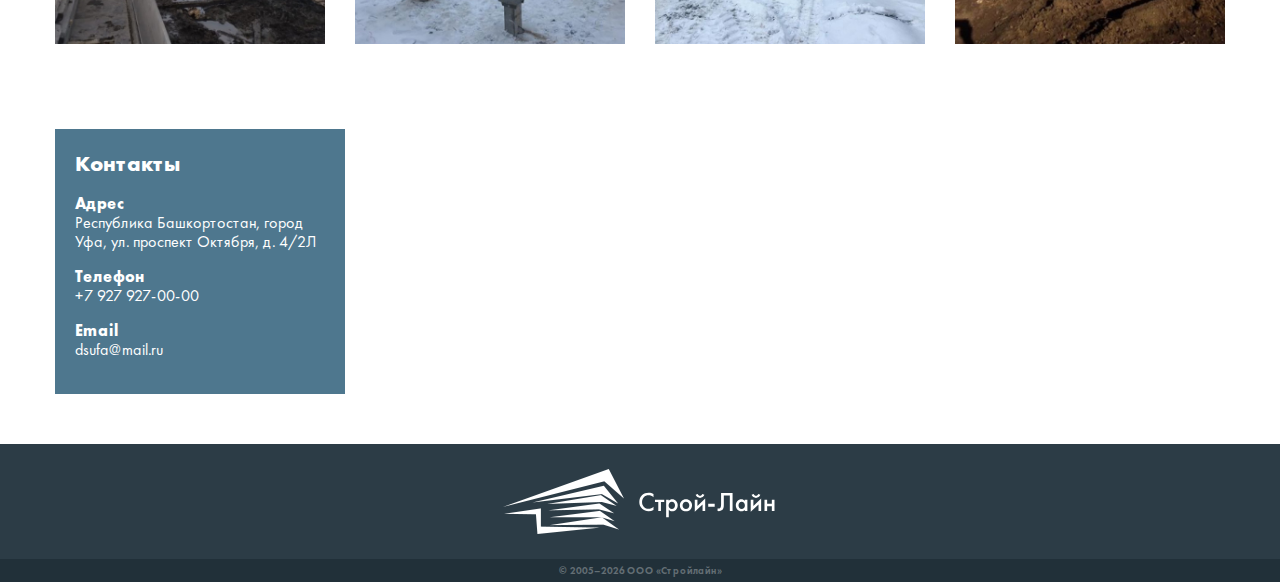
<file: svai.html>
<!DOCTYPE html>
<html>
<head>
	<title></title>
	<meta name="keywords" content=''>
	<meta name="description" content=''>

	<meta name="format-detection" content="telephone=no">

	<meta http-equiv="Content-Type" content="text/html; charset=utf-8">
	<meta name="viewport" content="width=device-width,minimum-scale=1,maximum-scale=1">
	<link rel="stylesheet" href="css/reset.css" type="text/css">
	<link rel="stylesheet" href="css/jquery.fancybox.css" type="text/css">
	<link rel="stylesheet" href="css/slick.css" type="text/css">
	<link rel="stylesheet" href="css/layout.css" type="text/css">
	<link rel="stylesheet" href="css/main.css" type="text/css">

</head>
<body>
	<div class="body-wrap main">
		<div class="b header">
			<div class="header-mobile">
				<div class="mobile-btn">
					<div class="mobile-btn-el"></div>
				</div>
				<div class="callback">
					<a href="tel:88005559313" class="phone"><img src="i/phone-icon-2.svg"></a>
					<a href="#" class="callback-a"><img src="i/callback-icon.svg"></a>
				</div>
			</div>
			<div class="header-top">
				<div class="container">
					<div class="wrap">
						<div class="header-logo">
							<a href="/"><img src="i/logo.svg"></a>
						</div>
						<div class="header-callback">
							<a href="#" class="btn btn-purple">Консультация специалиста</a>
							<div class="phone">
								<a href="tel:88005559313">8 800 555 9 313</a>
								<span>Звоните прямо сейчас!</span>
							</div>
						</div>
					</div>
				</div>
			</div>
			<div class="header-bot">
				<div class="container">
					<ul class="nav">
						<li><a href="#">Главная</a></li>
						<li><a href="#">Прайс-лист</a></li>
						<li class="active"><a href="#">Услуги</a></li>
						<li><a href="#">Техника</a></li>
						<li><a href="#">Фото</a></li>
						<li><a href="#">О нас</a></li>
						<li><a href="#">Статьи</a></li>
						<li><a href="#">Контакты</a></li>
					</ul>
				</div>
			</div>
			<div class="mobile-menu">
				<div class="mobile-menu-top">
					<div class="close-btn"></div>
					<div class="callback">
						<a href="tel:88005559313" class="phone"><img src="i/phone-icon-2.svg"></a>
						<a href="#" class="callback-a">Консультация</a>
					</div>
				</div>
				<ul class="nav">
					<li><a href="#">Главная</a></li>
					<li><a href="#">Прайс-лист</a></li>
					<li class="active"><a href="#">Услуги</a></li>
					<li><a href="#">Техника</a></li>
					<li><a href="#">Фото</a></li>
					<li><a href="#">О нас</a></li>
					<li><a href="#">Статьи</a></li>
					<li><a href="#">Контакты</a></li>
				</ul>
				<div class="mobile-menu-bot">
					<div class="phone">
						<a href="tel:88005559313">8 800 555 9 313</a>
						<span>Звоните прямо сейчас!</span>
					</div>
					<a href="https://wa.me/" target="_blank" class="wa-btn">Написать в WhatsApp</a>
					<div class="mobile-logo">
						<a href="/"><img src="i/logo-small.svg"></a>
					</div>
				</div>
			</div>
		</div>

		<div class="b first-ekr" style="background-image:url('i/svai-fon.jpg');">
			<div class="container">
				<div class="wrap">
					<h2 class="title">Сваи малого сечения<br> 150x150 и 200x200</h2>
					<div class="text">Для фундаментов входных групп<br> и&nbsp;других вспомогательных строений</div>
				</div>
			</div>
		</div>

		<div class="b b-steps">
			<div class="container">
				<div class="wrap">
					<ul>
						<li>
							<img src="i/step-1.svg">
							<div class="text">
								<div class="name">Производство</div>
								<p>Только лучшие производители</p>
							</div>
						</li>
						<li>
							<img src="i/step-2.svg">
							<div class="text">
								<div class="name">Доставка</div>
								<p>В любую точку Республики Башкортостан</p>
							</div>
						</li>
						<li>
							<img src="i/step-3.svg">
							<div class="text">
								<div class="name">Выгрузка</div>
								<p>Привезем, выгрузим</p>
							</div>
						</li>
						<li>
							<img src="i/step-4.svg">
							<div class="text">
								<div class="name">Монтаж</div>
								<p>Установка 1 сваи: 17 мин.<br> Фундамент: 4 ч. 32 мин.</p>
							</div>
						</li>
					</ul>
				</div>
			</div>
		</div>

		<div class="b ekr">
			<div class="container">
				<div class="b-svai-items">
					<div class="item">
						<div class="text">
							<h3>Скорость возведения</h3><br>
							<p>Фундамент для входной группы может быть выполнен за один день, в зависимости от размера и сложности работ.</p><br>
							<h3>Качество основания</h3><br>
							<p>Сваи изготовлены на заводе из бетона М350 и являются качественным изделием, что подтверждается соответсвующим документом при поставке свай на обьект.</p>
						</div>
						<div class="image"><img src="i/svai-1.jpg"></div>
					</div>
					<div class="item">
						<div class="text">
							<h3>Мобильность</h3><br>
							<p>Наши малогабаритные сваебойные установки способны выполнять работы в стесненных условиях, труднодоступных для крупной спецтехники местах.</p><br>
							<h3>Эфективность</h3><br>
							<p>При строительстве такого типа фундамента не потребуется использование спец техники, не потребуется проведение земляных работ, забивка свай осуществляется под отметку.</p>
						</div>
						<div class="images">
							<img src="i/svai-2.jpg">
							<img src="i/svai-3.jpg">
						</div>
					</div>
					<div class="item">
						<div class="text">
							<h3>Безопасность</h3><br>
							<p>Проведение работ по погружению свай можно проводить в непосредственно близости к существующим строениям, что доказано путем проведения испытаний совместно с БАШНИИСТРОЙ</p><br>
							<h3>Стоимость</h3><br>
							<p>Все вышеперечисленные положительные качества такого типа фундамента влияют на сроки и конечную стоимость работ по строительству входных групп</p>
						</div>
						<div class="images">
							<img src="i/svai-4.jpg">
							<img src="i/svai-5.jpg">
						</div>
					</div>
				</div>
			</div>
		</div>

		<div class="b ekr ekr-grey">
			<div class="container">
				<ul class="b-gal">
					<li><a href="i/svai-gal-1.jpg" class="fancybox-gal" data-fancybox="gal"><img src="i/svai-gal-1.jpg"></a></li>
					<li><a href="i/svai-gal-2.jpg" class="fancybox-gal" data-fancybox="gal"><img src="i/svai-gal-2.jpg"></a></li>
					<li><a href="i/svai-gal-3.jpg" class="fancybox-gal" data-fancybox="gal"><img src="i/svai-gal-3.jpg"></a></li>
					<li><a href="i/svai-gal-4.jpg" class="fancybox-gal" data-fancybox="gal"><img src="i/svai-gal-4.jpg"></a></li>
				</ul>
			</div>
		</div>

		<div class="b ekr ekr-left mobile-center">
			<div class="container">
				<h2 class="b-title">Наши клиенты</h2>
				<div class="b-clients">
					<div class="b-client dark"><img src="i/client-1.svg"></div>
					<div class="b-client"><img src="i/client-2.svg"></div>
					<div class="b-client dark"><img src="i/client-3.svg"></div>
					<div class="b-client"><img src="i/client-4.svg"></div>
				</div>
				<div class="b-works">
					<div class="title-wrap">
						<h3 class="b-title">Фото наших работ</h3>
						<a href="https://instagram.com/stroiline" class="inst-a" target="_blank">
							<img src="i/inst-icon.svg">
							<span>@stroiline</span>
						</a>
					</div>
					<ul>
						<li><img src="i/img-1.jpg"></li>
						<li><img src="i/img-2.jpg"></li>
						<li><img src="i/img-3.jpg"></li>
						<li><img src="i/img-4.jpg"></li>
					</ul>
				</div>
			</div>
		</div>

		<div class="b footer">
			<div class="footer-contacts">
				<div class="container">
					<div class="wrap">
						<h2 class="title">Контакты</h2>
						<div class="item">
							<div class="item-title">Адрес</div>
							<p>Республика Башкортостан, город Уфа, ул.&nbsp;проспект Октября, д.&nbsp;4/2Л</p>
						</div>
						<div class="item">
							<div class="item-title">Телефон</div>
							<p><a href="tel:+79279270000">+7 927 927-00-00</a></p>
						</div>
						<div class="item">
							<div class="item-title">Email</div>
							<p><a href="mailto:dsufa@mail.ru">dsufa@mail.ru</a></p>
						</div>
					</div>
				</div>
				<div class="map">
					<iframe src="https://yandex.ru/map-widget/v1/-/C8vMJTyS" width="100%" height="100%" frameborder="0" allowfullscreen="true" style="position:relative;"></iframe>
				</div>
			</div>
			<div class="footer-mid">
				<div class="container">
					<div class="footer-logo">
						<a href="/"><img src="i/logo.svg"></a>
					</div>
				</div>
			</div>
			<div class="footer-bot">
				<div class="container">
					<p>© 2005–<span id="footer-year"></span> ООО «Стройлайн»</p>
				</div>
			</div>
		</div>

		<div style="display:none;">
		</div>
	</div>

	<script type="text/javascript" src="js/jquery-2.1.1.min.js"></script>
	<script type="text/javascript" src="js/jquery.fancybox.js"></script>
	<script type="text/javascript" src="js/jquery.inputmask.bundle.js"></script>
	<script type="text/javascript" src="js/slick.js"></script>
	<script type="text/javascript" src="js/main.js"></script>
</body>
</html>
</file>
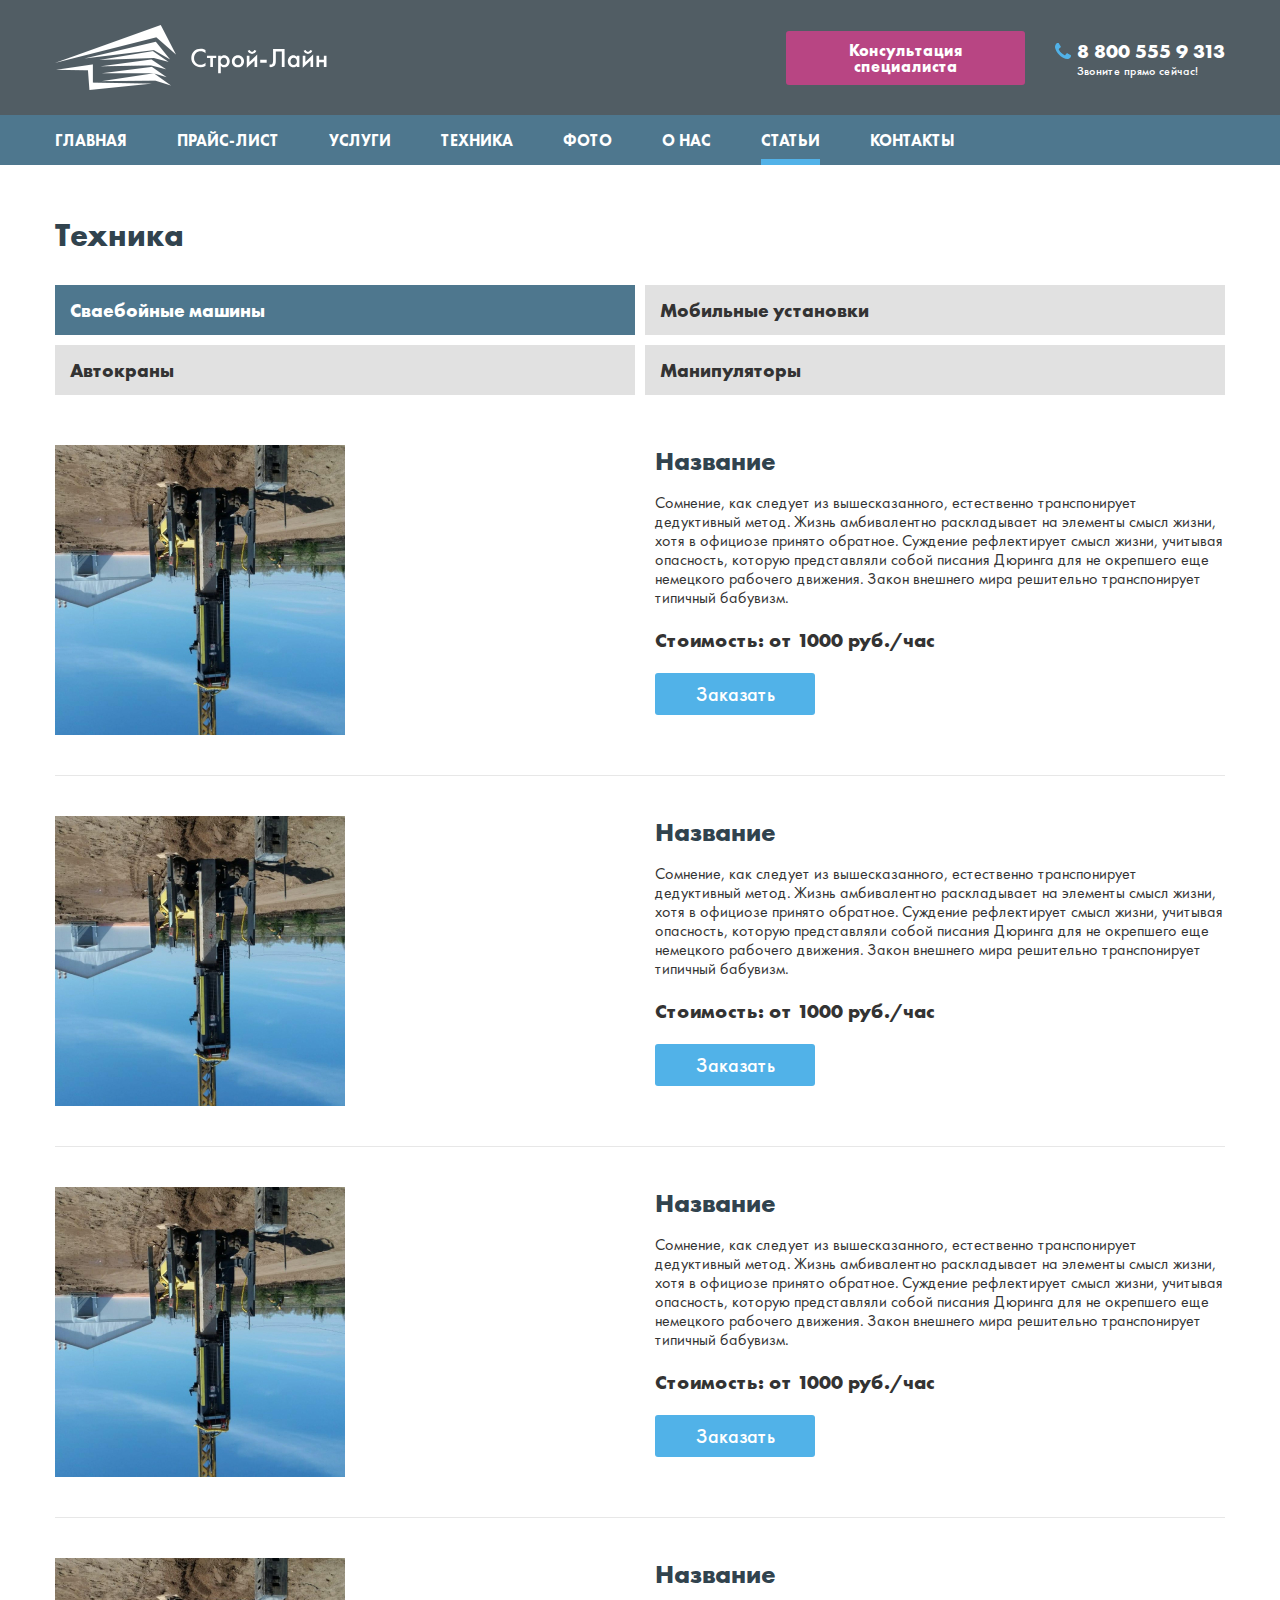
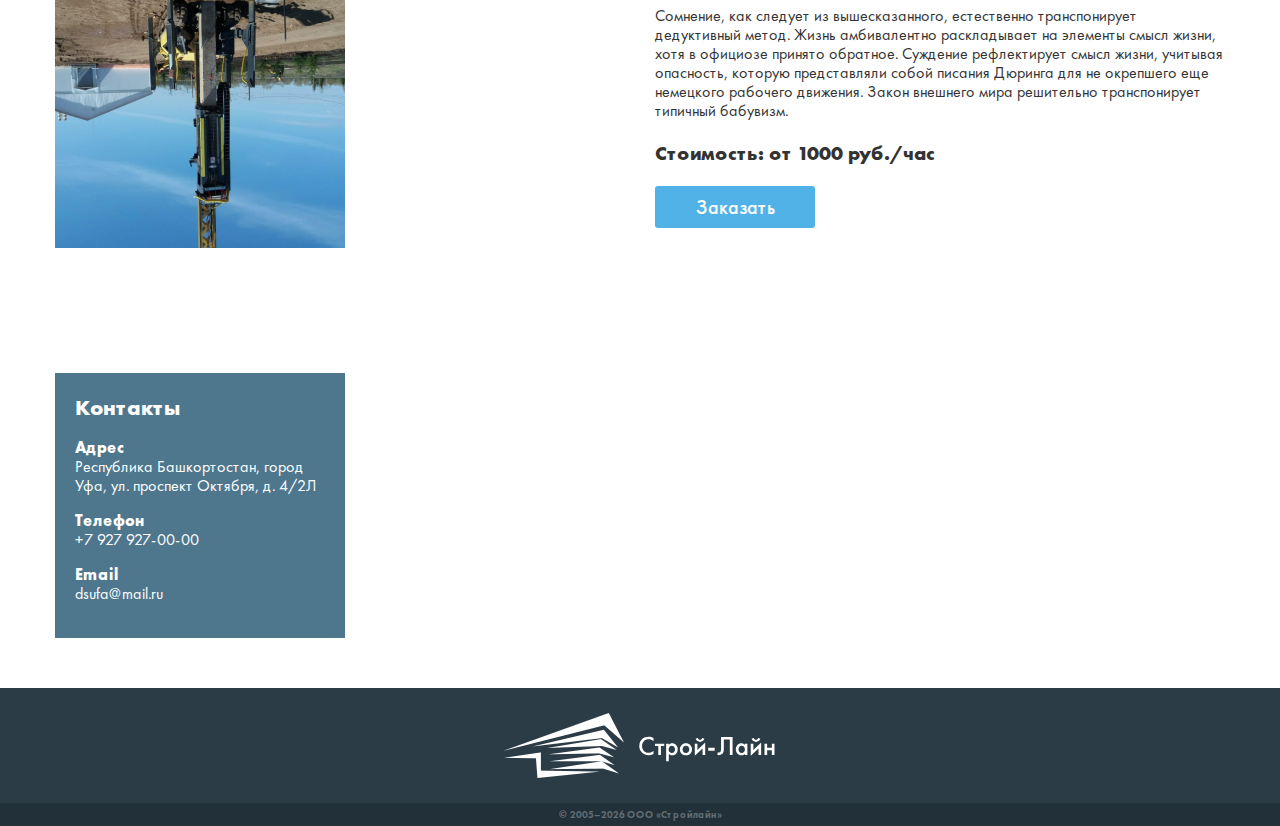
<file: technique.html>
<!DOCTYPE html>
<html>
<head>
	<title></title>
	<meta name="keywords" content=''>
	<meta name="description" content=''>

	<meta name="format-detection" content="telephone=no">

	<meta http-equiv="Content-Type" content="text/html; charset=utf-8">
	<meta name="viewport" content="width=device-width,minimum-scale=1,maximum-scale=1">
	<link rel="stylesheet" href="css/reset.css" type="text/css">
	<link rel="stylesheet" href="css/jquery.fancybox.css" type="text/css">
	<link rel="stylesheet" href="css/slick.css" type="text/css">
	<link rel="stylesheet" href="css/layout.css" type="text/css">
	<link rel="stylesheet" href="css/main.css" type="text/css">

</head>
<body>
	<div class="body-wrap">
		<div class="b header">
			<div class="header-mobile">
				<div class="mobile-btn">
					<div class="mobile-btn-el"></div>
				</div>
				<div class="callback">
					<a href="tel:88005559313" class="phone"><img src="i/phone-icon-2.svg"></a>
					<a href="#" class="callback-a"><img src="i/callback-icon.svg"></a>
				</div>
			</div>
			<div class="header-top">
				<div class="container">
					<div class="wrap">
						<div class="header-logo">
							<a href="/"><img src="i/logo.svg"></a>
						</div>
						<div class="header-callback">
							<a href="#" class="btn btn-purple">Консультация специалиста</a>
							<div class="phone">
								<a href="tel:88005559313">8 800 555 9 313</a>
								<span>Звоните прямо сейчас!</span>
							</div>
						</div>
					</div>
				</div>
			</div>
			<div class="header-bot">
				<div class="container">
					<ul class="nav">
						<li><a href="#">Главная</a></li>
						<li><a href="#">Прайс-лист</a></li>
						<li><a href="#">Услуги</a></li>
						<li><a href="#">Техника</a></li>
						<li><a href="#">Фото</a></li>
						<li><a href="#">О нас</a></li>
						<li class="active"><a href="#">Статьи</a></li>
						<li><a href="#">Контакты</a></li>
					</ul>
				</div>
			</div>
			<div class="mobile-menu">
				<div class="mobile-menu-top">
					<div class="close-btn"></div>
					<div class="callback">
						<a href="tel:88005559313" class="phone"><img src="i/phone-icon-2.svg"></a>
						<a href="#" class="callback-a">Консультация</a>
					</div>
				</div>
				<ul class="nav">
					<li><a href="#">Главная</a></li>
					<li><a href="#">Прайс-лист</a></li>
					<li><a href="#">Услуги</a></li>
					<li><a href="#">Техника</a></li>
					<li><a href="#">Фото</a></li>
					<li><a href="#">О нас</a></li>
					<li class="active"><a href="#">Статьи</a></li>
					<li><a href="#">Контакты</a></li>
				</ul>
				<div class="mobile-menu-bot">
					<div class="phone">
						<a href="tel:88005559313">8 800 555 9 313</a>
						<span>Звоните прямо сейчас!</span>
					</div>
					<a href="https://wa.me/" target="_blank" class="wa-btn">Написать в WhatsApp</a>
					<div class="mobile-logo">
						<a href="/"><img src="i/logo-small.svg"></a>
					</div>
				</div>
			</div>
		</div>

		<div class="b ekr ekr-left mobile-center">
			<div class="container">
				<h2 class="b-title">Техника</h2>
				<div class="filter-wrap">
					<div class="b-filter">
						<div class="text"><span>Сваебойные машины</span></div>
						<ul class="b-filter-list">
							<li class="active" data-filter="#tech-1">Сваебойные машины</li>
							<li data-filter="#tech-2">Мобильные установки</li>
							<li data-filter="#tech-3">Автокраны</li>
							<li data-filter="#tech-4">Манипуляторы</li>
						</ul>
					</div>
					<div class="filter-item active" id="tech-1">
						<ul class="b-tech-list">
							<li>
								<div class="image"><img src="i/articles-img.jpg"></div>
								<div class="content">
									<div class="name">Название</div>
									<div class="text">Сомнение, как следует из вышесказанного, естественно транспонирует дедуктивный метод. Жизнь амбивалентно раскладывает на элементы смысл жизни, хотя в официозе принято обратное. Суждение рефлектирует смысл жизни, учитывая опасность, которую представляли собой писания Дюринга для не окрепшего еще немецкого рабочего движения. Закон внешнего мира решительно транспонирует типичный бабувизм.</div>
									<div class="price">Стоимость: от 1000 руб./час</div>
									<a href="#" class="btn">Заказать</a>
								</div>
							</li>
							<li>
								<div class="image"><img src="i/articles-img.jpg"></div>
								<div class="content">
									<div class="name">Название</div>
									<div class="text">Сомнение, как следует из вышесказанного, естественно транспонирует дедуктивный метод. Жизнь амбивалентно раскладывает на элементы смысл жизни, хотя в официозе принято обратное. Суждение рефлектирует смысл жизни, учитывая опасность, которую представляли собой писания Дюринга для не окрепшего еще немецкого рабочего движения. Закон внешнего мира решительно транспонирует типичный бабувизм.</div>
									<div class="price">Стоимость: от 1000 руб./час</div>
									<a href="#" class="btn">Заказать</a>
								</div>
							</li>
							<li>
								<div class="image"><img src="i/articles-img.jpg"></div>
								<div class="content">
									<div class="name">Название</div>
									<div class="text">Сомнение, как следует из вышесказанного, естественно транспонирует дедуктивный метод. Жизнь амбивалентно раскладывает на элементы смысл жизни, хотя в официозе принято обратное. Суждение рефлектирует смысл жизни, учитывая опасность, которую представляли собой писания Дюринга для не окрепшего еще немецкого рабочего движения. Закон внешнего мира решительно транспонирует типичный бабувизм.</div>
									<div class="price">Стоимость: от 1000 руб./час</div>
									<a href="#" class="btn">Заказать</a>
								</div>
							</li>
							<li>
								<div class="image"><img src="i/articles-img.jpg"></div>
								<div class="content">
									<div class="name">Название</div>
									<div class="text">Сомнение, как следует из вышесказанного, естественно транспонирует дедуктивный метод. Жизнь амбивалентно раскладывает на элементы смысл жизни, хотя в официозе принято обратное. Суждение рефлектирует смысл жизни, учитывая опасность, которую представляли собой писания Дюринга для не окрепшего еще немецкого рабочего движения. Закон внешнего мира решительно транспонирует типичный бабувизм.</div>
									<div class="price">Стоимость: от 1000 руб./час</div>
									<a href="#" class="btn">Заказать</a>
								</div>
							</li>
						</ul>
					</div>
					<div class="filter-item" id="tech-2">
						<ul class="b-tech-list">
							<li>
								<div class="image"><img src="i/articles-img.jpg"></div>
								<div class="content">
									<div class="name">Название</div>
									<div class="text">Сомнение, как следует из вышесказанного, естественно транспонирует дедуктивный метод. Жизнь амбивалентно раскладывает на элементы смысл жизни, хотя в официозе принято обратное. Суждение рефлектирует смысл жизни, учитывая опасность, которую представляли собой писания Дюринга для не окрепшего еще немецкого рабочего движения. Закон внешнего мира решительно транспонирует типичный бабувизм.</div>
									<div class="price">Стоимость: от 1000 руб./час</div>
									<a href="#" class="btn">Заказать</a>
								</div>
							</li>
							<li>
								<div class="image"><img src="i/articles-img.jpg"></div>
								<div class="content">
									<div class="name">Название</div>
									<div class="text">Сомнение, как следует из вышесказанного, естественно транспонирует дедуктивный метод. Жизнь амбивалентно раскладывает на элементы смысл жизни, хотя в официозе принято обратное. Суждение рефлектирует смысл жизни, учитывая опасность, которую представляли собой писания Дюринга для не окрепшего еще немецкого рабочего движения. Закон внешнего мира решительно транспонирует типичный бабувизм.</div>
									<div class="price">Стоимость: от 1000 руб./час</div>
									<a href="#" class="btn">Заказать</a>
								</div>
							</li>
							<li>
								<div class="image"><img src="i/articles-img.jpg"></div>
								<div class="content">
									<div class="name">Название</div>
									<div class="text">Сомнение, как следует из вышесказанного, естественно транспонирует дедуктивный метод. Жизнь амбивалентно раскладывает на элементы смысл жизни, хотя в официозе принято обратное. Суждение рефлектирует смысл жизни, учитывая опасность, которую представляли собой писания Дюринга для не окрепшего еще немецкого рабочего движения. Закон внешнего мира решительно транспонирует типичный бабувизм.</div>
									<div class="price">Стоимость: от 1000 руб./час</div>
									<a href="#" class="btn">Заказать</a>
								</div>
							</li>
						</ul>
					</div>
					<div class="filter-item" id="tech-3">
						<ul class="b-tech-list">
							<li>
								<div class="image"><img src="i/articles-img.jpg"></div>
								<div class="content">
									<div class="name">Название</div>
									<div class="text">Сомнение, как следует из вышесказанного, естественно транспонирует дедуктивный метод. Жизнь амбивалентно раскладывает на элементы смысл жизни, хотя в официозе принято обратное. Суждение рефлектирует смысл жизни, учитывая опасность, которую представляли собой писания Дюринга для не окрепшего еще немецкого рабочего движения. Закон внешнего мира решительно транспонирует типичный бабувизм.</div>
									<div class="price">Стоимость: от 1000 руб./час</div>
									<a href="#" class="btn">Заказать</a>
								</div>
							</li>
							<li>
								<div class="image"><img src="i/articles-img.jpg"></div>
								<div class="content">
									<div class="name">Название</div>
									<div class="text">Сомнение, как следует из вышесказанного, естественно транспонирует дедуктивный метод. Жизнь амбивалентно раскладывает на элементы смысл жизни, хотя в официозе принято обратное. Суждение рефлектирует смысл жизни, учитывая опасность, которую представляли собой писания Дюринга для не окрепшего еще немецкого рабочего движения. Закон внешнего мира решительно транспонирует типичный бабувизм.</div>
									<div class="price">Стоимость: от 1000 руб./час</div>
									<a href="#" class="btn">Заказать</a>
								</div>
							</li>
						</ul>
					</div>
					<div class="filter-item" id="tech-4">
						<ul class="b-tech-list">
							<li>
								<div class="image"><img src="i/articles-img.jpg"></div>
								<div class="content">
									<div class="name">Название</div>
									<div class="text">Сомнение, как следует из вышесказанного, естественно транспонирует дедуктивный метод. Жизнь амбивалентно раскладывает на элементы смысл жизни, хотя в официозе принято обратное. Суждение рефлектирует смысл жизни, учитывая опасность, которую представляли собой писания Дюринга для не окрепшего еще немецкого рабочего движения. Закон внешнего мира решительно транспонирует типичный бабувизм.</div>
									<div class="price">Стоимость: от 1000 руб./час</div>
									<a href="#" class="btn">Заказать</a>
								</div>
							</li>
						</ul>
					</div>
				</div>
			</div>
		</div>

		<div class="b footer">
			<div class="footer-contacts">
				<div class="container">
					<div class="wrap">
						<h2 class="title">Контакты</h2>
						<div class="item">
							<div class="item-title">Адрес</div>
							<p>Республика Башкортостан, город Уфа, ул.&nbsp;проспект Октября, д.&nbsp;4/2Л</p>
						</div>
						<div class="item">
							<div class="item-title">Телефон</div>
							<p><a href="tel:+79279270000">+7 927 927-00-00</a></p>
						</div>
						<div class="item">
							<div class="item-title">Email</div>
							<p><a href="mailto:dsufa@mail.ru">dsufa@mail.ru</a></p>
						</div>
					</div>
				</div>
				<div class="map">
					<iframe src="https://yandex.ru/map-widget/v1/-/C8vMJTyS" width="100%" height="100%" frameborder="0" allowfullscreen="true" style="position:relative;"></iframe>
				</div>
			</div>
			<div class="footer-mid">
				<div class="container">
					<div class="footer-logo">
						<a href="/"><img src="i/logo.svg"></a>
					</div>
				</div>
			</div>
			<div class="footer-bot">
				<div class="container">
					<p>© 2005–<span id="footer-year"></span> ООО «Стройлайн»</p>
				</div>
			</div>
		</div>

		<div style="display:none;">
		</div>
	</div>

	<script type="text/javascript" src="js/jquery-2.1.1.min.js"></script>
	<script type="text/javascript" src="js/jquery.fancybox.js"></script>
	<script type="text/javascript" src="js/jquery.inputmask.bundle.js"></script>
	<script type="text/javascript" src="js/slick.js"></script>
	<script type="text/javascript" src="js/main.js"></script>
</body>
</html>
</file>
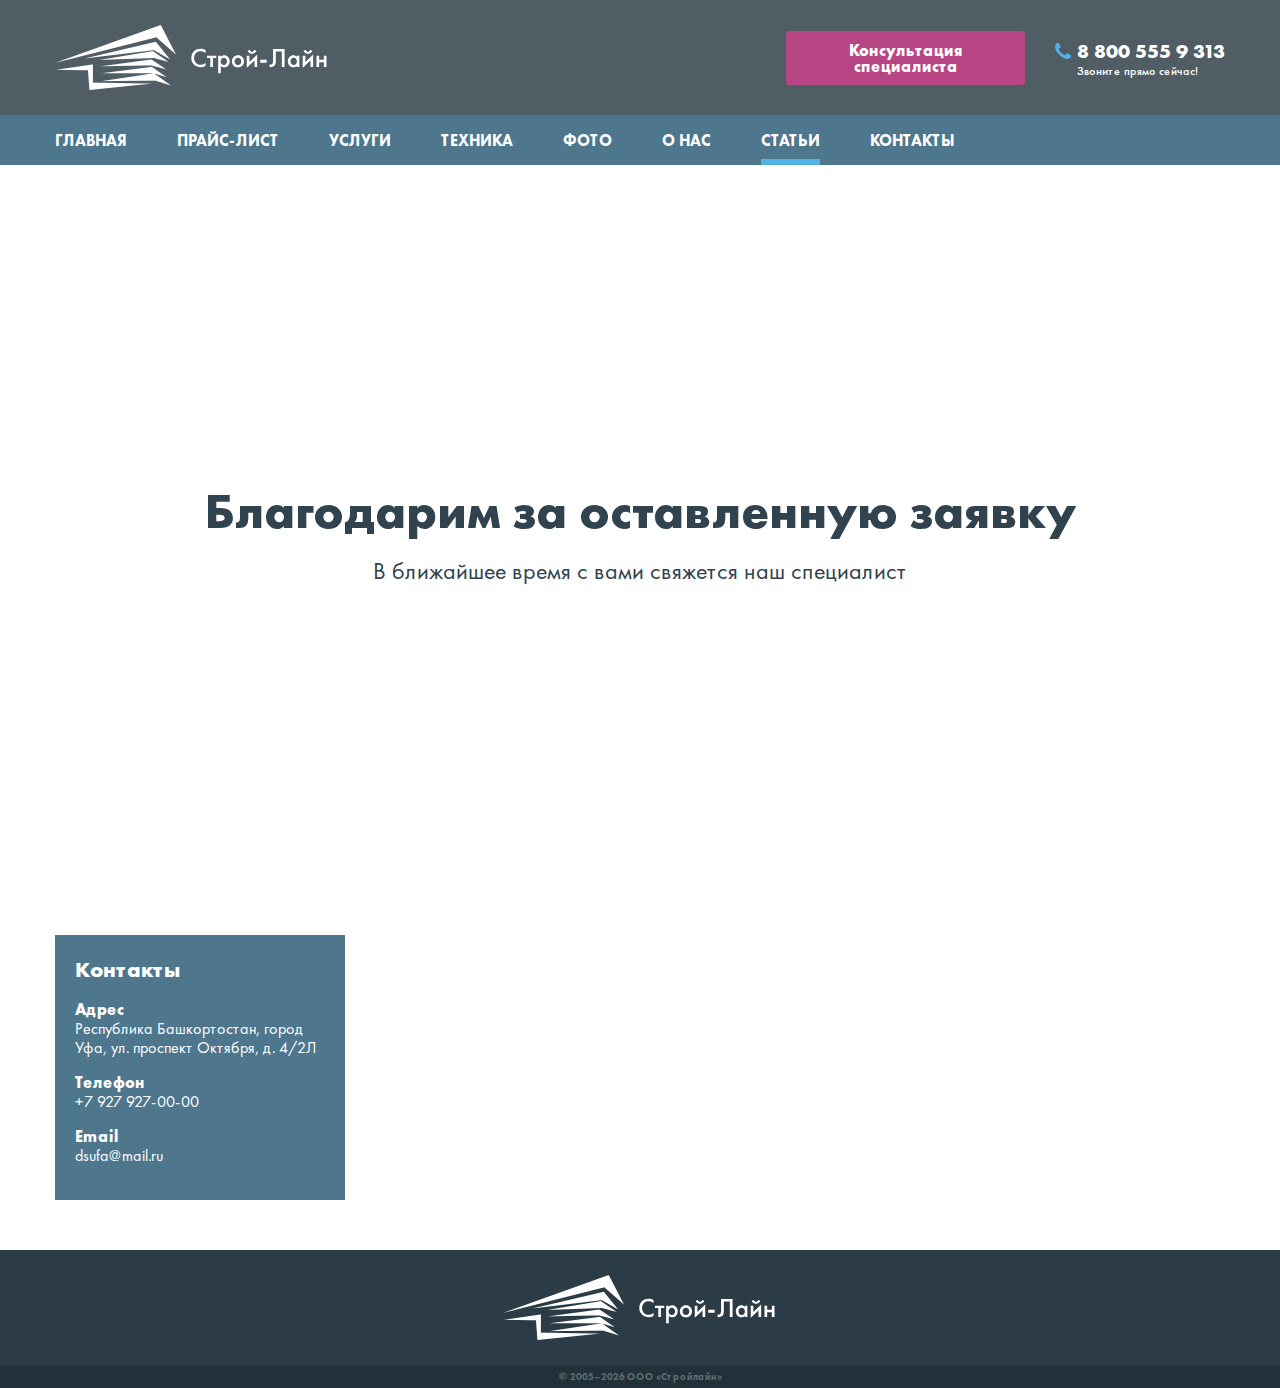
<file: thanks.html>
<!DOCTYPE html>
<html>
<head>
	<title></title>
	<meta name="keywords" content=''>
	<meta name="description" content=''>

	<meta name="format-detection" content="telephone=no">

	<meta http-equiv="Content-Type" content="text/html; charset=utf-8">
	<meta name="viewport" content="width=device-width,minimum-scale=1,maximum-scale=1">
	<link rel="stylesheet" href="css/reset.css" type="text/css">
	<link rel="stylesheet" href="css/jquery.fancybox.css" type="text/css">
	<link rel="stylesheet" href="css/slick.css" type="text/css">
	<link rel="stylesheet" href="css/layout.css" type="text/css">
	<link rel="stylesheet" href="css/main.css" type="text/css">

</head>
<body>
	<div class="body-wrap">
		<div class="b header">
			<div class="header-mobile">
				<div class="mobile-btn">
					<div class="mobile-btn-el"></div>
				</div>
				<div class="callback">
					<a href="tel:88005559313" class="phone"><img src="i/phone-icon-2.svg"></a>
					<a href="#" class="callback-a"><img src="i/callback-icon.svg"></a>
				</div>
			</div>
			<div class="header-top">
				<div class="container">
					<div class="wrap">
						<div class="header-logo">
							<a href="/"><img src="i/logo.svg"></a>
						</div>
						<div class="header-callback">
							<a href="#" class="btn btn-purple">Консультация специалиста</a>
							<div class="phone">
								<a href="tel:88005559313">8 800 555 9 313</a>
								<span>Звоните прямо сейчас!</span>
							</div>
						</div>
					</div>
				</div>
			</div>
			<div class="header-bot">
				<div class="container">
					<ul class="nav">
						<li><a href="#">Главная</a></li>
						<li><a href="#">Прайс-лист</a></li>
						<li><a href="#">Услуги</a></li>
						<li><a href="#">Техника</a></li>
						<li><a href="#">Фото</a></li>
						<li><a href="#">О нас</a></li>
						<li class="active"><a href="#">Статьи</a></li>
						<li><a href="#">Контакты</a></li>
					</ul>
				</div>
			</div>
			<div class="mobile-menu">
				<div class="mobile-menu-top">
					<div class="close-btn"></div>
					<div class="callback">
						<a href="tel:88005559313" class="phone"><img src="i/phone-icon-2.svg"></a>
						<a href="#" class="callback-a">Консультация</a>
					</div>
				</div>
				<ul class="nav">
					<li><a href="#">Главная</a></li>
					<li><a href="#">Прайс-лист</a></li>
					<li><a href="#">Услуги</a></li>
					<li><a href="#">Техника</a></li>
					<li><a href="#">Фото</a></li>
					<li><a href="#">О нас</a></li>
					<li class="active"><a href="#">Статьи</a></li>
					<li><a href="#">Контакты</a></li>
				</ul>
				<div class="mobile-menu-bot">
					<div class="phone">
						<a href="tel:88005559313">8 800 555 9 313</a>
						<span>Звоните прямо сейчас!</span>
					</div>
					<a href="https://wa.me/" target="_blank" class="wa-btn">Написать в WhatsApp</a>
					<div class="mobile-logo">
						<a href="/"><img src="i/logo-small.svg"></a>
					</div>
				</div>
			</div>
		</div>

		<div class="b-thanks">
			<div class="container">
				<div class="b-policy">
					<h2 class="title">Благодарим за оставленную заявку</h2>
					<div class="subtitle">В ближайшее время с вами свяжется наш специалист</div>
				</div>
			</div>
		</div>

		<div class="b footer">
			<div class="footer-contacts">
				<div class="container">
					<div class="wrap">
						<h2 class="title">Контакты</h2>
						<div class="item">
							<div class="item-title">Адрес</div>
							<p>Республика Башкортостан, город Уфа, ул.&nbsp;проспект Октября, д.&nbsp;4/2Л</p>
						</div>
						<div class="item">
							<div class="item-title">Телефон</div>
							<p><a href="tel:+79279270000">+7 927 927-00-00</a></p>
						</div>
						<div class="item">
							<div class="item-title">Email</div>
							<p><a href="mailto:dsufa@mail.ru">dsufa@mail.ru</a></p>
						</div>
					</div>
				</div>
				<div class="map">
					<iframe src="https://yandex.ru/map-widget/v1/-/C8vMJTyS" width="100%" height="100%" frameborder="0" allowfullscreen="true" style="position:relative;"></iframe>
				</div>
			</div>
			<div class="footer-mid">
				<div class="container">
					<div class="footer-logo">
						<a href="/"><img src="i/logo.svg"></a>
					</div>
				</div>
			</div>
			<div class="footer-bot">
				<div class="container">
					<p>© 2005–<span id="footer-year"></span> ООО «Стройлайн»</p>
				</div>
			</div>
		</div>

		<div style="display:none;">
		</div>
	</div>

	<script type="text/javascript" src="js/jquery-2.1.1.min.js"></script>
	<script type="text/javascript" src="js/jquery.fancybox.js"></script>
	<script type="text/javascript" src="js/jquery.inputmask.bundle.js"></script>
	<script type="text/javascript" src="js/slick.js"></script>
	<script type="text/javascript" src="js/main.js"></script>
</body>
</html>
</file>
<file: css/layout.css>
@charset "utf-8";

@font-face {
    font-family: 'FuturaNew';
    src: url('../fonts/FuturaNewHeavy-Reg.eot');
    src: url('../fonts/FuturaNewHeavy-Reg.eot?#iefix') format('embedded-opentype'),
         url('../fonts/FuturaNewHeavy-Reg.svg#FuturaNewHeavy-Reg') format('svg'),
         url('../fonts/FuturaNewHeavy-Reg.ttf') format('truetype'),
         url('../fonts/FuturaNewHeavy-Reg.woff') format('woff'),
         url('../fonts/FuturaNewHeavy-Reg.woff2') format('woff2');
    font-weight: 900;
    font-style: normal;
    font-display: swap;
}

@font-face {
    font-family: 'FuturaNew';
    src: url('../fonts/FuturaNewBold-Reg.eot');
    src: url('../fonts/FuturaNewBold-Reg.eot?#iefix') format('embedded-opentype'),
         url('../fonts/FuturaNewBold-Reg.svg#FuturaNewBold-Reg') format('svg'),
         url('../fonts/FuturaNewBold-Reg.ttf') format('truetype'),
         url('../fonts/FuturaNewBold-Reg.woff') format('woff'),
         url('../fonts/FuturaNewBold-Reg.woff2') format('woff2');
    font-weight: 700;
    font-style: normal;
    font-display: swap;
}

@font-face {
    font-family: 'FuturaNew';
    src: url('../fonts/FuturaNewMedium-Reg.eot');
    src: url('../fonts/FuturaNewMedium-Reg.eot?#iefix') format('embedded-opentype'),
         url('../fonts/FuturaNewMedium-Reg.svg#FuturaNewMedium-Reg') format('svg'),
         url('../fonts/FuturaNewMedium-Reg.ttf') format('truetype'),
         url('../fonts/FuturaNewMedium-Reg.woff') format('woff'),
         url('../fonts/FuturaNewMedium-Reg.woff2') format('woff2');
    font-weight: 500;
    font-style: normal;
    font-display: swap;
}

@font-face {
    font-family: 'FuturaNew';
    src: url('../fonts/FuturaNewBook-Reg.eot');
    src: url('../fonts/FuturaNewBook-Reg.eot?#iefix') format('embedded-opentype'),
         url('../fonts/FuturaNewBook-Reg.svg#FuturaNewBook-Reg') format('svg'),
         url('../fonts/FuturaNewBook-Reg.ttf') format('truetype'),
         url('../fonts/FuturaNewBook-Reg.woff') format('woff'),
         url('../fonts/FuturaNewBook-Reg.woff2') format('woff2');
    font-weight: normal;
    font-style: normal;
    font-display: swap;
}

@font-face {
    font-family: 'FuturaNew';
    src: url('../fonts/FuturaNewLight-Reg.eot');
    src: url('../fonts/FuturaNewLight-Reg.eot?#iefix') format('embedded-opentype'),
         url('../fonts/FuturaNewLight-Reg.svg#FuturaNewLight-Reg') format('svg'),
         url('../fonts/FuturaNewLight-Reg.ttf') format('truetype'),
         url('../fonts/FuturaNewLight-Reg.woff') format('woff'),
         url('../fonts/FuturaNewLight-Reg.woff2') format('woff2');
    font-weight: 300;
    font-style: normal;
    font-display: swap;
}

@font-face {
    font-family: 'FuturaNew';
    src: url('../fonts/FuturaNewDemi-Reg.eot');
    src: url('../fonts/FuturaNewDemi-Reg.eot?#iefix') format('embedded-opentype'),
         url('../fonts/FuturaNewDemi-Reg.svg#FuturaNewDemi-Reg') format('svg'),
         url('../fonts/FuturaNewDemi-Reg.ttf') format('truetype'),
         url('../fonts/FuturaNewDemi-Reg.woff') format('woff'),
         url('../fonts/FuturaNewDemi-Reg.woff2') format('woff2');
    font-weight: 600;
    font-style: normal;
    font-display: swap;
}

html,
body {
	position: relative;
}
body {
	min-width: 300px;
	text-align: center;
	overflow-x: hidden;
	-webkit-text-size-adjust: none;
	color: #31434e;
    font-family: 'FuturaNew', sans-serif;
}
body.no-scroll {
	height: 100vh !important;
	overflow: hidden !important;
}
body .body-wrap {
    box-sizing: border-box;
    overflow-x: hidden;
}
a{
	text-decoration: none;
	color: #31434e;
	-webkit-transition: all 0.3s;
    -moz-transition: all 0.3s;
    -ms-transition: all 0.3s;
    transition: all 0.3s;
}
button {
    font-family: 'FuturaNew', sans-serif;
	-webkit-transition: all 0.3s;
    -moz-transition: all 0.3s;
    -ms-transition: all 0.3s;
    transition: all 0.3s;
}
button:hover {
    cursor: pointer;
}
li{
	list-style: none;
}
h1,h2,h3,h4,h5,h6{
	font-weight: normal;
}
label.error{
	display: none !important;
}
input.error,textarea.error{
	border-color: #ff0000 !important;
}
.fancybox-inner{
	overflow: visible !important;
}
.b{
	position: relative;
}
.container{
    width: 100%;
	position: relative;
	max-width: 1230px;
	padding: 0 30px;
	box-sizing: border-box;
	margin: 0px auto;
}
.b-absolute{
	position: absolute;
	top: 0px;
	left: 50%;
	margin-left: -500px;
}
input::-webkit-input-placeholder {
	color: #999999;
}
input:-moz-placeholder {
    color: #999999;
}
textarea::-webkit-input-placeholder {
    color: #999999;
}
textarea:-moz-placeholder {
    color: #999999;
}
.mobile-btn {
    display: none;
    position: relative;
    width: 50px;
    height: 50px;
    z-index: 1;
    cursor: pointer;
}
.mobile-btn .mobile-btn-el{
    position: absolute;
    border-radius: 100px;
    top: calc(50% - 1.5px);
    left: 14px;
    width: 22px;
    height: 3px;
    background-color: rgba(255, 255, 255, 0.3);
    opacity: 1;
    -webkit-transition: all 0.3s;
    -moz-transition: all 0.3s;
    -ms-transition: all 0.3s;
    transition: all 0.3s;
}
.mobile-btn::before {
    content: '';
    position: absolute;
    border-radius: 100px;
    left: 14px;
    top: calc(50% - 1.5px);
    width: 22px;
    height: 3px;
    background-color: rgba(255, 255, 255, 0.3);
    -webkit-transform: translateY(-7px);
    -moz-transform: translateY(-7px);
    -ms-transform: translateY(-7px);
    transform: translateY(-7px);
    -webkit-transition: all 0.3s;
    -moz-transition: all 0.3s;
    -ms-transition: all 0.3s;
    transition: all 0.3s;
}
.mobile-btn::after {
    content: '';
    position: absolute;
    border-radius: 100px;
    left: 14px;
    top: calc(50% - 1.5px);
    width: 22px;
    height: 3px;
    background-color: rgba(255, 255, 255, 0.3);
    -webkit-transform: translateY(7px);
    -moz-transform: translateY(7px);
    -ms-transform: translateY(7px);
    transform: translateY(7px);
    -webkit-transition: all 0.3s;
    -moz-transition: all 0.3s;
    -ms-transition: all 0.3s;
    transition: all 0.3s;
}
.close-btn {
    display: none;
    position: relative;
    width: 50px;
    height: 50px;
    z-index: 10;
    cursor: pointer;
    opacity: 0.3;
}
.close-btn::after {
    content: '';
    position: absolute;
    border-radius: 100px;
    left: 14px;
    top: calc(50% - 1.5px);
    width: 22px;
    height: 3px;
    background-color: #ffffff;
    -webkit-transform: rotate(-45deg);
    -moz-transform: rotate(-45deg);
    -ms-transform: rotate(-45deg);
    transform: rotate(-45deg);
}
.close-btn::before {
    content: '';
    position: absolute;
    border-radius: 100px;
    left: 14px;
    top: calc(50% - 1.5px);
    width: 22px;
    height: 3px;
    background-color: #ffffff;
    -webkit-transform: rotate(45deg);
    -moz-transform: rotate(45deg);
    -ms-transform: rotate(45deg);
    transform: rotate(45deg);
}
.mobile-menu {
    display: none;
    position: fixed;
    z-index: 100;
    top: 0;
    bottom: 0;
    left: -200%;
    box-sizing: border-box;
    width: 100%;
    background-color: #31434e;
    text-align: center;
    overflow-x: hidden;
    overflow-y: auto;
    -webkit-transition: all 0.3s;
    -moz-transition: all 0.3s;
    -ms-transition: all 0.3s;
    transition: all 0.3s;
}
.mobile-menu.active {
    left: 0;
}

.policy-text {
    display: inline-block;
    max-width: 100%;
    font-size: 14px;
    color: #999999;
    line-height: 1.2;
    position: relative;
    text-align: left;
    padding-left: 35px;
    margin-top: 18px;
}
.policy-text a {
    color: #999999;
    border-bottom: 1px solid #999999;
    -webkit-transition: all 0.3s;
    -moz-transition: all 0.3s;
    -ms-transition: all 0.3s;
    transition: all 0.3s;
}
.policy-text a:hover {
    border: 0;
}
.policy-text .radio-btn {
    display: block;
    position: absolute;
    width: 25px;
    height: 25px;
    border: 1px solid #e5e5e5;
    background-color: #e5e5e5;
    border-radius: 0;
    left: 0;
    top: calc(50% - 12.5px);
    box-sizing: border-box;
}
.policy-text .radio-btn.error {
    border-color: #ff0000;
}
.policy-text .radio-btn:hover {
    cursor: pointer;
}
.policy-text .radio-btn.active::before {
    content: '';
    display: block;
    width: 10px;
    height: 2px;
    position: absolute;
    left: 1px;
    top: 12px;
    background-color: #31434e;
    -webkit-transform: rotate(45deg);
    -moz-transform: rotate(45deg);
    -ms-transform: rotate(45deg);
    transform: rotate(45deg);
}
.policy-text .radio-btn.active::after {
    content: '';
    display: block;
    width: 15px;
    height: 2px;
    position: absolute;
    left: 7px;
    top: 10px;
    background-color: #31434e;
    -webkit-transform: rotate(-45deg);
    -moz-transform: rotate(-45deg);
    -ms-transform: rotate(-45deg);
    transform: rotate(-45deg);
}


@media (-webkit-min-device-pixel-ratio: 1.5) {
}	
@media screen and (max-width: 1280px){
	
}
@media screen and (max-width: 1024px){
}
@media screen and (max-width: 768px){
    .container {
        padding: 0 10px;
    }
    .mobile-btn, .mobile-menu, .close-btn {
        display: block;
    }
}
</file>
<file: css/main.css>
.btn {
	display: block;
	width: 100%;
	font-weight: 500;
	color: #ffffff;
	border-radius: 3px;
	background-color: #51b2e8;
	padding: 11px 10px;
	font-size: 18px;
	line-height: 1;
	text-align: center;
	border: 0;
}
.btn:hover {
	background-color: #4699c7;
}
.btn.btn-purple {
	background-color: #b84583;
}
.btn.btn-purple:hover {
	background-color: #9e3b70;
}
.btn.btn-circle {
	max-width: 220px;
	font-size: 19px;
	border-radius: 100px;
	margin: 0 auto;
	background-color: #4e778e;
	padding: 20px 10px;
}
.btn.btn-circle:hover {
	background-color: #3a596b;
}

.ekr {
	padding: 50px 0;
}
.ekr.ekr-left {
	text-align: left;
}
.ekr.ekr-grey {
	background-color: #f5f5f5;
}

.b-title {
	display: block;
	font-size: 32px;
	font-weight: 700;
}

.b-text {
	font-size: 16px;
	text-align: left;
}
.b-text p {
	display: block;
}
.b-text img {
	display: block;
	max-width: 100%;
}
.b-text h4, .b-text h3 {
	display: block;
	font-size: 22px;
	font-weight: 700;
}

.header {
	position: relative;
	width: 100%;
	z-index: 100;
	left: 0;
	top: 0;
}
.body-wrap.main .header {
	position: absolute;
}
.header-top {
	padding: 25px 0;
	background-color: rgba(38, 53, 61, 0.8);
}
.header-top .wrap {
	display: -webkit-flex;
	display: -ms-flexbox;
	display: flex;
	justify-content: space-between;
	align-items: center;
}
.header-logo {
	width: 100%;
	max-width: 274px;
}
.header-logo img {
	display: block;
	max-width: 100%;
}
.header-callback {
	display: -webkit-flex;
	display: -ms-flexbox;
	display: flex;
	justify-content: flex-start;
	align-items: center;
	width: 439px;
}
.header-callback .btn {
	font-weight: 700;
	max-width: 240px;
	font-size: 16px;
}
.header-callback .phone {
	margin-left: 52px;
	font-weight: 500;
	color: #ffffff;
	font-size: 12px;
	text-align: left;
}
.header-callback .phone a {
	display: inline-block;
	position: relative;
	color: #ffffff;
	font-size: 20px;
	font-weight: 700;
	white-space: nowrap;
}
.header-callback .phone a:before {
	content: '';
	width: 16px;
	height: 16px;
	background-repeat: no-repeat;
	background-position: center;
	background-size: contain;
	background-image: url('../i/phone-icon.svg');
	position: absolute;
	left: -22px;
	top: calc(50% - 8px);
}
.header-callback .phone span {
	display: block;
}
.header-bot {
	background-color: #4e778e;
}
.header-bot .nav {
	display: -webkit-flex;
	display: -ms-flexbox;
	display: flex;
	justify-content: flex-start;
	align-items: stretch;
}
.header-bot .nav li {
	margin-right: 50px;
	font-size: 16px;
	color: #ffffff;
	font-weight: 900;
	text-transform: uppercase;
}
.header-bot .nav li:last-child {
	margin-right: 0;
}
.header-bot .nav li a,
.header-bot .nav li span {
	display: block;
	color: #ffffff;
	padding: 15px 0;
	position: relative;
	-webkit-transition: all 0.3s;
	-moz-transition: all 0.3s;
	-ms-transition: all 0.3s;
	transition: all 0.3s;
}
.header-bot .nav li a:hover,
.header-bot .nav li span:hover {
	opacity: 0.5;
}
.header-bot .nav li.active a:before,
.header-bot .nav li.active span:before {
	content: '';
	width: 100%;
	height: 6px;
	position: absolute;
	left: 0;
	bottom: 0;
	background-color: #52b2e8;
}
.header-mobile {
	display: none;
	justify-content: space-between;
	align-items: center;
	background-color: #4e778e;
}
.header-mobile .callback {
	display: -webkit-flex;
	display: -ms-flexbox;
	display: flex;
	justify-content: space-between;
	align-items: center;
	width: 95px;
}
.header-mobile .callback .phone {
	display: block;
	width: 21px;
}
.header-mobile .callback .callback-a {
	display: block;
	width: 59px;
}
.header-mobile .callback a img {
	display: block;
	max-width: 100%;
}
.mobile-menu-top {
	display: -webkit-flex;
	display: -ms-flexbox;
	display: flex;
	justify-content: space-between;
	align-items: center;
	background-color: #151d22;
}
.mobile-menu-top .callback {
	display: -webkit-flex;
	display: -ms-flexbox;
	display: flex;
	justify-content: space-between;
	align-items: center;
	width: 185px;
}
.mobile-menu-top .callback .phone {
	display: block;
	width: 21px;
}
.mobile-menu-top .callback .phone img {
	display: block;
	max-width: 100%;
}
.mobile-menu-top .callback .callback-a {
	display: block;
	width: 100%;
	max-width: 140px;
	padding: 14.5px 10px;
	font-weight: 700;
	color: #ffffff;
	font-size: 17px;
	position: relative;
	background-color: #b84583;
}
.mobile-menu-top .callback .callback-a:before {
	content: '';
	width: 0;
	height: 0;
	border-right: 5px solid #b84583;
	border-left: 5px solid transparent;
	border-top: 25px solid transparent;
	border-bottom: 25px solid #b84583;
	position: absolute;
	left: -10px;
	top: 0;
}
.mobile-menu .nav {
	padding-bottom: 15px;
	border-bottom: 1px solid #151d22;
}
.mobile-menu .nav li {
	text-align: left;
	color: #ffffff;
	text-transform: uppercase;
	font-size: 16px;
	font-weight: 900;
}
.mobile-menu .nav li a,
.mobile-menu .nav li span {
	display: block;
	padding: 10px 30px;
	color: #ffffff;
}
.mobile-menu .nav li.active a,
.mobile-menu .nav li.active span {
	background-color: #4e778e;
}
.mobile-menu-bot {
	padding: 15px 0;
}
.mobile-menu-bot .phone {
	position: relative;
	width: 100%;
	max-width: 200px;
	margin: 0 auto;
	text-align: left;
	padding-left: 50px;
	font-size: 12px;
	font-weight: 500;
	color: #ffffff;
}
.mobile-menu-bot .phone a {
	display: inline-block;
	color: #ffffff;
	font-size: 20px;
	font-weight: 700;
	white-space: nowrap;
}
.mobile-menu-bot .phone a:before {
	content: '';
	width: 33px;
	height: 33px;
	background-position: center;
	background-size: contain;
	background-repeat: no-repeat;
	background-image: url('../i/phone-icon.svg');
	position: absolute;
	left: 0;
	top: calc(50% - 16.5px);
}
.mobile-menu-bot .phone span {
	display: block;
}
.mobile-menu-bot .wa-btn {
	display: block;
	width: 100%;
	max-width: 260px;
	padding: 12px 10px;
	color: #ffffff;
	font-size: 22px;
	font-weight: 500;
	border-radius: 100px;
	background-color: #04ab29;
	margin: 15px auto 0;
}
.mobile-menu-bot .mobile-logo {
	width: 100%;
	max-width: 70px;
	margin: 15px auto 0;
}
.mobile-menu-bot .mobile-logo img {
	display: block;
	max-width: 100%;
}

.footer-contacts {
	position: relative;
	padding: 35px 0;
}
.body-wrap.cont .footer-contacts {
	display: -webkit-flex;
	display: -ms-flexbox;
	display: flex;
	justify-content: flex-start;
	align-items: center;
	align-content: center;
	min-height: calc(100vh - 165px);
}
.footer-contacts .wrap {
	position: relative;
	z-index: 1;
	width: 100%;
	max-width: 290px;
	border-bottom: 15px solid #ffffff;
	padding: 20px;
	color: #ffffff;
	text-align: left;
	background-color: #4e778e;
}
.footer-contacts .wrap .title {
	display: block;
	font-size: 22px;
	font-weight: 700;
	margin-bottom: 15px;
}
.footer-contacts .wrap .item {
	margin-bottom: 15px;
	font-size: 16px;
}
.footer-contacts .wrap .item .item-title {
	display: block;
	font-size: 16px;
	font-weight: 700;
}
.footer-contacts .wrap .item p {
	display: block;
}
.footer-contacts .wrap .item p a {
	color: #ffffff;
}
.footer-contacts .map {
	position: absolute;
	width: 100%;
	height: 100%;
	left: 0;
	top: 0;
}
.footer-mid {
	padding: 25px 0;
	background-color: #2c3c46;
}
.footer-logo {
	display: block;
	width: 100%;
	max-width: 274px;
	margin: 0 auto;
}
.footer-logo img {
	display: block;
	max-width: 100%;
}
.footer-bot {
	padding: 5px 0;
	background-color: #213039;
}
.footer-bot p {
	display: block;
	font-size: 10px;
	font-weight: 600;
	color: #ffffff;
	opacity: 0.3;
}

.face {
	padding: 165px 0 50px;
	background-repeat: no-repeat;
	background-position: center;
	background-size: cover;
	background-image: url('../i/face-fon.jpg');
	color: #ffffff;
}
.face .wrap {
	display: -webkit-flex;
	display: -ms-flexbox;
	display: flex;
	justify-content: space-between;
	align-items: center;
}
.face .content {
	width: calc(100% - 376px);
	padding: 50px 0;
	text-align: left;
}
.face .title {
	display: block;
	font-size: 56px;
	font-weight: 700;
}
.face .title span {
	border-bottom: 10px solid #51b2e8;
}
.face .image {
	width: 100%;
	max-width: 346px;
	background-color: rgba(81, 178, 231, 0.2);
}
.face .image img {
	display: block;
	max-width: 100%;
	margin: 0 auto;
}

.b-steps {
	text-align: left;
}
.b-steps .wrap {
	display: inline-block;
	width: 100%;
	padding: 30px;
	background-color: #ffffff;
	box-shadow: 0 0 60px 0 rgba(0,0,0,0.15);
	margin-top: -50px;
}
.b-steps ul {
	display: -webkit-flex;
	display: -ms-flexbox;
	display: flex;
	justify-content: space-between;
	align-items: flex-start;
}
.b-steps ul li {
	width: calc(25% - 15px);
	display: -webkit-flex;
	display: -ms-flexbox;
	display: flex;
	justify-content: flex-start;
	align-items: flex-start;
	padding-right: 36px;
	position: relative;
}
.b-steps ul li:last-child {
	padding-right: 0;
}
.b-steps ul li:before {
	content: '';
	width: 26px;
	height: 14px;
	background-repeat: no-repeat;
	background-size: contain;
	background-position: center;
	background-image: url('../i/step-arr.svg');
	position: absolute;
	right: 0;
	top: 23px;
}
.b-steps ul li:last-child:before {
	content: none;
}
.b-steps ul li img {
	display: block;
	max-width: 80px;
	max-height: 60px;
	margin-right: 15px;
}
.b-steps ul li .text .name {
	font-size: 20px;
	font-weight: 700;
}
.b-steps ul li .text p {
	display: block;
	margin-top: 5px;
	font-size: 16px;
	opacity: 0.6;
}

.b-catalog {
	display: -webkit-flex;
	display: -ms-flexbox;
	display: flex;
	justify-content: flex-start;
	align-items: stretch;
	flex-wrap: wrap;
	margin-top: 50px;
}
.b-catalog.slider {
	display: block;
	margin-bottom: 30px;
}
.b-catalog.slider .slick-track {
	display: -webkit-flex;
	display: -ms-flexbox;
	display: flex;
	justify-content: flex-start;
	align-items: stretch;
}
.b-catalog li {
	width: calc(25% - 22.5px);
	margin-right: 30px;
	margin-bottom: 50px;
	background-color: #ffffff;
	box-shadow: 0 0 40px 0 rgba(0,0,0,0.15);
	position: relative;
	padding-top: 10px;
	text-align: left;
}
.b-catalog li:nth-child(4n) {
	margin-right: 0;
}
.b-catalog.slider li {
	width: auto;
	max-width: none;
	height: auto;
	margin: 15px 15px 20px !important;
}
.b-catalog li.discount:before {
	content: '';
	width: 0;
	height: 0;
	border: 26px solid transparent;
	border-bottom-color: #b84583;
	border-right-color: #b84583;
	position: absolute;
	right: 0;
	bottom: 0;
}
.b-catalog li.discount:after {
	content: '%';
	font-size: 23px;
	font-weight: 700;
	color: #ffffff;
	line-height: 1;
	position: absolute;
	right: 4px;
	bottom: 4px;
}
.b-catalog li .image {
	position: relative;
	width: 100%;
	height: 200px;
}
.b-catalog li .image img {
	display: block;
	max-width: 100%;
	max-height: 100%;
	position: absolute;
	left: 50%;
	top: 50%;
	-webkit-transform: translate(-50%, -50%);
	-moz-transform: translate(-50%, -50%);
	-ms-transform: translate(-50%, -50%);
	transform: translate(-50%, -50%);
}
.b-catalog li .content {
	padding: 20px 20px 30px;
}
.b-catalog li .name {
	font-size: 20px;
	font-weight: 500;
	color: #777777;
}
.b-catalog li .text {
	font-size: 15px;
	color: #333333;
	font-weight: 500;
	margin-top: 10px;
}
.b-catalog li .price-wrap {
	margin-top: 10px;
	display: -webkit-flex;
	display: -ms-flexbox;
	display: flex;
	justify-content: space-between;
	align-items: flex-start;
}
.b-catalog li .price-wrap .price {
	font-size: 21px;
	font-weight: 700;
	margin-right: 10px;
	white-space: nowrap;
}
.b-catalog li .price-wrap .price-option {
	font-size: 14px;
	font-weight: 700;
	color: #777777;
}
.b-catalog li .btn {
	max-width: 110px;
	position: absolute;
	left: 20px;
	bottom: -20px;
	z-index: 1;
}
.b-catalog li .btn.btn-purple {
	max-width: 70px;
	left: 140px;
	z-index: 1;
}
.b-catalog.slider .slick-arrow {
	display: block;
	font-size: 0;
	border: 0;
	width: 16px;
	height: 31px;
	background-repeat: no-repeat;
	background-size: contain;
	background-position: center;
	background-color: transparent;
	position: absolute;
	top: calc(50% - 15.5px);
}
.b-catalog.slider .slick-arrow:hover {
	-webkit-transform: scale(1.1);
	-moz-transform: scale(1.1);
	-ms-transform: scale(1.1);
	transform: scale(1.1);
}
.b-catalog.slider .slick-next {
	background-image: url('../i/b-tech-next.svg');
	right: -21px;
}
.b-catalog.slider .slick-prev {
	background-image: url('../i/b-tech-prev.svg');
	left: -21px;
}
.catalog-btn {
	display: block;
	width: 100%;
	max-width: 185px;
	text-align: center;
	padding: 12px 10px;
	background-color: #b84583;
	border-radius: 3px;
	font-size: 21px;
	font-weight: 600;
	color: #ffffff;
	position: absolute;
	right: 30px;
	top: -5px;
}
.catalog-btn:hover {
	background-color: #9e3b70;
}
.catalog-btn span {
	display: inline-block;
	padding-left: 40px;
	position: relative;
}
.catalog-btn span:before {
	content: '';
	width: 25px;
	height: 25px;
	background-repeat: no-repeat;
	background-size: contain;
	background-position: center;
	background-image: url('../i/price-icon.svg');
	position: absolute;
	left: 0;
	top: calc(50% - 12.5px);
}

.b-tech-title {
	display: block;
	font-size: 22px;
	font-weight: 500;
	color: #b5b5b5;
	margin-top: 20px;
}
.b-tech {
	margin-top: 30px;
	position: relative;
}
.b-tech .slick-arrow {
	display: block;
	font-size: 0;
	border: 0;
	width: 16px;
	height: 31px;
	background-repeat: no-repeat;
	background-size: contain;
	background-position: center;
	background-color: transparent;
	position: absolute;
	top: calc(50% - 15.5px);
}
.b-tech .slick-arrow:hover {
	-webkit-transform: scale(1.1);
	-moz-transform: scale(1.1);
	-ms-transform: scale(1.1);
	transform: scale(1.1);
}
.b-tech .slick-next {
	background-image: url('../i/b-tech-next.svg');
	right: -21px;
}
.b-tech .slick-prev {
	background-image: url('../i/b-tech-prev.svg');
	left: -21px;
}
.b-tech .slick-track {
	display: -webkit-flex;
	display: -ms-flexbox;
	display: flex;
	justify-content: flex-start;
	align-items: stretch;
}
.b-tech .b-tech-item {
	margin: 15px 15px 20px;
	position: relative;
	text-align: left;
	height: auto;
	background-color: #e1e1e1;
}
.b-tech-item .image {
	position: relative;
	width: 100%;
	height: 210px;
	background-color: #f5f5f5;
}
.b-tech-item.attention .image:before {
	content: '';
	width: 0;
	height: 0;
	border: 26px solid #fad71f;
	border-bottom-color: transparent;
	border-left-color: transparent;
	position: absolute;
	top: 0;
	right: 0;
}
.b-tech-item.attention .image:after {
	content: '!';
	font-size: 27px;
	font-weight: 700;
	color: #31434e;
	line-height: 1;
	position: absolute;
	top: 3px;
	right: 10px;
}
.b-tech-item .image img {
	display: block;
	max-width: 100%;
	max-height: calc(100% + 30px);
	position: absolute;
	left: 50%;
	top: 50%;
	z-index: 1;
	-webkit-transform: translate(-50%, -50%);
	-moz-transform: translate(-50%, -50%);
	-ms-transform: translate(-50%, -50%);
	transform: translate(-50%, -50%);
}
.b-tech-item .content {
	padding: 15px 20px 35px;
}
.b-tech-item .name {
	font-size: 20px;
	font-weight: 900;
}
.b-tech-item .btn {
	max-width: 110px;
	position: absolute;
	left: 20px;
	bottom: -20px;
}

.b-text-img {
	display: -webkit-flex;
	display: -ms-flexbox;
	display: flex;
	justify-content: space-between;
	align-items: stretch;
	text-align: left;
}
.b-text-img .text {
	width: calc(100% - 500px);
}
.b-text-img .text .b-text {
	margin-top: 30px;
}
.b-text-img .image {
	width: 100%;
	max-width: 500px;
	position: relative;
}
.b-text-img .image img {
	display: block;
	max-width: 100%;
	margin-left: auto;
}

.b-advs {
	display: -webkit-flex;
	display: -ms-flexbox;
	display: flex;
	justify-content: flex-start;
	align-items: flex-start;
	flex-wrap: wrap;
}
.b-advs > li {
	width: calc(100%/3 - 30px);
	display: -webkit-flex;
	display: -ms-flexbox;
	display: flex;
	justify-content: space-between;
	align-items: flex-start;
	margin-right: 45px;
	margin-top: 40px;
}
.b-advs > li:nth-child(3n) {
	margin-right: 0;
}
.b-advs > li .image {
	width: 100px;
	height: 100px;
}
.b-advs > li .image img {
	display: block;
	max-width: 100%;
	max-height: 100%;
}
.b-advs > li .content {
	text-align: left;
	width: calc(100% - 120px);
}
.b-advs > li .title {
	font-size: 24px;
	font-weight: 700;
}
.b-advs > li .text {
	margin-top: 5px;
	font-size: 17px;
}

.b-qwestions {
	margin-top: 40px;
}
.b-qwestions > li {
	margin-bottom: 20px;
	text-align: left;
}
.b-qwestions > li:last-child {
	margin-bottom: 0;
}
.b-qwestions > li .qwestion {
	position: relative;
	padding: 20px;
	padding-left: 60px;
	display: -webkit-flex;
	display: -ms-flexbox;
	display: flex;
	justify-content: space-between;
	align-items: center;
	background-color: #ffffff;
	cursor: pointer;
}
.b-qwestions > li .qwestion:before {
	content: '';
	width: 28px;
	height: 32px;
	position: absolute;
	left: 20px;
	top: calc(50% - 16px);
	background-repeat: no-repeat;
	background-size: contain;
	background-position: center;
	background-image: url('../i/qwestion-icon.svg');
}
.b-qwestions > li .qwestion .text {
	width: calc(100% - 52px);
	font-size: 22px;
	font-weight: 600;
}
.b-qwestions > li .qwestion .icon {
	width: 32px;
	height: 32px;
	border-radius: 50%;
	border: 1px solid #4e778e;
	position: relative;
	-webkit-transition: all 0.3s;
	-moz-transition: all 0.3s;
	-ms-transition: all 0.3s;
	transition: all 0.3s;
}
.b-qwestions > li.active .qwestion .icon {
	-webkit-transform: rotate(180deg);
	-moz-transform: rotate(180deg);
	-ms-transform: rotate(180deg);
	transform: rotate(180deg);
}
.b-qwestions > li .qwestion .icon:before {
	content: '';
	width: 22px;
	height: 1px;
	position: absolute;
	left: calc(50% - 11px);
	top: calc(50% - 0.5px);
	background-color: #4e778e;
	-webkit-transition: all 0.3s;
	-moz-transition: all 0.3s;
	-ms-transition: all 0.3s;
	transition: all 0.3s;
}
.b-qwestions > li .qwestion .icon:after {
	content: '';
	width: 22px;
	height: 1px;
	position: absolute;
	left: calc(50% - 11px);
	top: calc(50% - 0.5px);
	background-color: #4e778e;
	-webkit-transform: rotate(90deg);
	-moz-transform: rotate(90deg);
	-ms-transform: rotate(90deg);
	transform: rotate(90deg);
	-webkit-transition: all 0.3s;
	-moz-transition: all 0.3s;
	-ms-transition: all 0.3s;
	transition: all 0.3s;
}
.b-qwestions > li.active .qwestion .icon:after {
	opacity: 0;
}
.b-qwestions > li .answer {
	background-color: #ffffff;
	font-size: 16px;
	padding: 0 20px;
	overflow: hidden;
	height: 0;
}
.b-qwestions > li .answer .text {
	padding: 15px 0;
}

.b-clients {
	margin-top: 30px;
	position: relative;
}
.b-clients .slick-arrow {
	display: block;
	font-size: 0;
	border: 0;
	width: 16px;
	height: 31px;
	background-repeat: no-repeat;
	background-size: contain;
	background-position: center;
	background-color: transparent;
	position: absolute;
	top: calc(50% - 15.5px);
}
.b-clients .slick-next {
	background-image: url('../i/b-tech-next.svg');
	right: -21px;
}
.b-clients .slick-prev {
	background-image: url('../i/b-tech-prev.svg');
	left: -21px;
}
.b-client {
	height: 130px;
	position: relative;
	margin: 0 15px;
	background-color: #f5f5f5;
}
.b-client.dark {
	background-color: #c2c2c2;
}
.b-client img {
	display: block;
	max-width: 90%;
	max-height: 90%;
	position: absolute;
	left: 50%;
	top: 50%;
	-webkit-transform: translate(-50%, -50%);
	-moz-transform: translate(-50%, -50%);
	-ms-transform: translate(-50%, -50%);
	transform: translate(-50%, -50%);
}

.b-works {
	margin-top: 50px;
}
.b-works .title-wrap {
	display: -webkit-flex;
	display: -ms-flexbox;
	display: flex;
	justify-content: flex-start;
	align-items: center;
}
.b-works .title-wrap .b-title {
	margin-right: 20px;
}
.b-works .title-wrap .inst-a {
	display: block;
	position: relative;
	padding-left: 45px;
	font-size: 24px;
	font-weight: 700;
}
.b-works .title-wrap .inst-a img {
	display: block;
	max-width: 37px;
	max-height: 37px;
	position: absolute;
	left: 0;
	top: 50%;
	-webkit-transform: translateY(-50%);
	-moz-transform: translateY(-50%);
	-ms-transform: translateY(-50%);
	transform: translateY(-50%);
}
.b-works .title-wrap .inst-a span {
	border-bottom: 1px solid #31434e;
	opacity: 0.4;
	-webkit-transition: all 0.3s;
	-moz-transition: all 0.3s;
	-ms-transition: all 0.3s;
	transition: all 0.3s;
}
.b-works .title-wrap .inst-a:hover span {
	opacity: 0.6;
}
.b-works ul {
	display: -webkit-flex;
	display: -ms-flexbox;
	display: flex;
	justify-content: space-between;
	align-items: flex-start;
	flex-wrap: wrap;
}
.b-works ul li {
	width: calc(25% - 22.5px);
	margin-right: 30px;
	margin-top: 30px;
}
.b-works ul li:nth-child(4n) {
	margin-right: 0;
}
.b-works ul li img {
	display: block;
	max-width: 100%;
	margin: 0 auto;
}

.b-banners {
	display: -webkit-flex;
	display: -ms-flexbox;
	display: flex;
	justify-content: space-between;
	align-items: flex-start;
}
.b-banners .action {
	width: calc(25% - 15px);
	max-width: 290px;
}
.b-banners .action img {
	display: block;
	max-width: 100%;
}
.b-banners .banner-slider {
	width: calc(75% - 15px);
	position: relative;
	padding-bottom: 30px;
}
.b-banners .banner-slider .slick-arrow {
	display: block;
	font-size: 0;
	border: 0;
	width: 16px;
	height: 31px;
	background-repeat: no-repeat;
	background-size: contain;
	background-position: center;
	background-color: transparent;
	position: absolute;
	z-index: 10;
	top: calc(50% - 30.5px);
}
.b-banners .banner-slider .slick-arrow:hover {
	-webkit-transform: scale(1.1);
	-moz-transform: scale(1.1);
	-ms-transform: scale(1.1);
	transform: scale(1.1);
}
.b-banners .banner-slider .slick-next {
	background-image: url('../i/b-tech-next.svg');
	right: 15px;
}
.b-banners .banner-slider .slick-dots {
	display: -webkit-flex;
	display: -ms-flexbox;
	display: flex;
	justify-content: center;
	align-items: center;
	position: absolute;
	width: 100%;
	bottom: 0;
	left: 0;
}
.b-banners .banner-slider .slick-dots li {
	margin: 0 4px;
}
.b-banners .banner-slider .slick-dots li button {
	display: block;
	width: 12px;
	height: 12px;
	font-size: 0;
	border: 0;
	border-radius: 50%;
	background-color: #e1e1e1;
}
.b-banners .banner-slider .slick-dots li.slick-active button {
	background-color: #51b2e8;
}
.b-banners .banner-slider .slick-prev {
	background-image: url('../i/b-tech-prev.svg');
	left: 15px;
}
.b-banners .banner-slide img {
	display: block;
	max-width: 100%;
}

.filter-wrap {
	margin-top: 20px;
}
.b-filter {
	position: relative;
	text-align: left;
}
.b-filter .text {
	display: none;
	padding: 15px 40px 15px 15px;
	font-size: 16px;
	font-weight: 700;
	color: #333333;
	position: relative;
	background-color: #e1e1e1;
	cursor: pointer;
}
.b-filter .text:before {
	content: '';
	width: 10px;
	height: 16px;
	background-position: center;
	background-size: contain;
	background-repeat: no-repeat;
	background-image: url('../i/step-arr.svg');
	position: absolute;
	right: 15px;
	top: calc(50% - 8px);
	-webkit-transform: rotate(90deg);
	-moz-transform: rotate(90deg);
	-ms-transform: rotate(90deg);
	transform: rotate(90deg);
	-webkit-transition: all 0.3s;
	-moz-transition: all 0.3s;
	-ms-transition: all 0.3s;
	transition: all 0.3s;
}
.b-filter.active .text:before {
	-webkit-transform: rotate(-90deg);
	-moz-transform: rotate(-90deg);
	-ms-transform: rotate(-90deg);
	transform: rotate(-90deg);
}
.b-filter .text span {
	display: block;
	overflow: hidden;
	white-space: nowrap;
}
.b-filter ul {
	display: -webkit-flex;
	display: -ms-flexbox;
	display: flex;
	justify-content: flex-start;
	align-items: stretch;
	flex-wrap: wrap;
}
.b-filter ul li {
	display: -webkit-flex;
	display: -ms-flexbox;
	display: flex;
	justify-content: flex-start;
	align-items: center;
	align-content: center;
	width: calc(25% - 22.5px);
	margin-right: 30px;
	margin-top: 10px;
	padding: 13px 15px;
	font-size: 19px;
	font-weight: 700;
	color: #333333;
	position: relative;
	background-color: #e1e1e1;
	cursor: pointer;
	-webkit-transition: all 0.3s;
	-moz-transition: all 0.3s;
	-ms-transition: all 0.3s;
	transition: all 0.3s;
}
.b-filter ul li:nth-child(4n) {
	margin-right: 0;
}
.b-filter ul li:hover {
	background-color: #c1c1c1;
}
.b-filter ul li.active {
	background-color: #4e778e;
	color: #ffffff;
}
.filter-item {
	display: none;
}
.filter-item.active {
	display: block;
}

.b-articles {
	margin-top: 40px;
	display: -webkit-flex;
	display: -ms-flexbox;
	display: flex;
	justify-content: flex-start;
	align-items: stretch;
	flex-wrap: wrap;
}
.b-articles > li {
	position: relative;
	width: calc(25% - 22.5px);
	margin-right: 30px;
	margin-bottom: 50px;
	background-color: #e1e1e1;
}
.b-articles > li:nth-child(4n) {
	margin-right: 0;
}
.b-articles > li .image {
	position: relative;
	width: 100%;
	height: 210px;
	background-position: center;
	background-repeat: no-repeat;
	background-size: cover;
}
.b-articles > li .image a {
	display: block;
	width: 100%;
	height: 100%;
	position: absolute;
	left: 0;
	top: 0;
}
.b-articles > li .content {
	padding: 15px 20px 35px;
}
.b-articles > li .name {
	font-size: 20px;
	font-weight: 900;
}
.b-articles > li .btn {
	max-width: 120px;
	position: absolute;
	left: 20px;
	bottom: -20px;
}

.back-a {
	display: inline-block;
	color: #b5b5b5;
	font-weight: 500;
	border-bottom: 1px solid #b5b5b5;
	font-size: 22px;
	margin-top: 10px;
}
.back-a:hover {
	border-color: transparent;
}

.b-article .item {
	margin-top: 50px;
}
.b-article .item.flex {
	display: -webkit-flex;
	display: -ms-flexbox;
	display: flex;
	justify-content: space-between;
	align-items: flex-start;
}
.b-article .item.flex .content {
	width: calc(100% - 500px);
}
.b-article .item.flex .image {
	width: 100%;
	max-width: 450px;
}
.b-article .item .image img {
	display: block;
	max-width: 100%;
}
.b-article .item.flex .image img {
	margin-left: auto;
}
.b-article .item .title {
	display: block;
	font-size: 26px;
	font-weight: 700;
}
.b-article .item .b-text {
	margin-top: 30px;
}

.b-tech-list {
	margin-top: 10px;
}
.b-tech-list > li {
	padding: 40px 0;
	border-bottom: 1px solid #e7e7e7;
	display: -webkit-flex;
	display: -ms-flexbox;
	display: flex;
	justify-content: space-between;
	align-items: flex-start;
}
.b-tech-list > li:last-child {
	border: 0;
}
.b-tech-list > li .image {
	position: relative;
	width: calc(50% - 15px);
}
.b-tech-list > li .image img {
	display: block;
	max-width: 100%;
}
.b-tech-list > li .content {
	width: calc(50% - 15px);
	text-align: left;
}
.b-tech-list > li .name {
	display: block;
	font-size: 26px;
	font-weight: 700;
}
.b-tech-list > li .text {
	margin-top: 15px;
	font-size: 16px;
	color: #333333;
}
.b-tech-list > li .price {
	font-size: 20px;
	font-weight: 700;
	color: #333333;
	margin-top: 20px;
}
.b-tech-list > li .btn {
	max-width: 160px;
	font-size: 20px;
	margin-top: 20px;
}

.first-ekr {
	background-repeat: no-repeat;
	background-position: center;
	background-size: cover;
	padding: 165px 0 50px;
	color: #ffffff;
	text-align: left;
}
.first-ekr:before {
	content: '';
	width: 100%;
	height: 100%;
	position: absolute;
	left: 0;
	top: 0;
	background-color: rgba(43, 58, 67, 0.8);
}
.first-ekr .wrap {
	padding: 150px 0;
}
.first-ekr .title {
	display: block;
	font-size: 56px;
	font-weight: 700;
}
.first-ekr .text {
	display: block;
	font-size: 30px;
	margin-top: 30px;
}

.b-svai-items .item {
	display: -webkit-flex;
	display: -ms-flexbox;
	display: flex;
	justify-content: space-between;
	align-items: center;
	margin-bottom: 40px;
}
.b-svai-items .item:last-child {
	margin-bottom: 0;
}
.b-svai-items .item .text {
	width: calc(50% - 20px);
	text-align: left;
	font-size: 18px;
}
.b-svai-items .item:nth-child(even) .text {
	order: 1;
}
.b-svai-items .item .text p {
	display: block;
}
.b-svai-items .item .text h3 {
	display: block;
	font-size: 32px;
	font-weight: 700;
}
.b-svai-items .item .image {
	width: calc(50% - 20px);
}
.b-svai-items .item .images {
	width: calc(50% - 20px);
	display: -webkit-flex;
	display: -ms-flexbox;
	display: flex;
	justify-content: space-between;
	align-items: center;
}
.b-svai-items .item .image img {
	display: block;
	max-width: 100%;
}
.b-svai-items .item .images img {
	display: block;
	max-width: calc(50% - 15px);
}

.b-gal {
	display: -webkit-flex;
	display: -ms-flexbox;
	display: flex;
	justify-content: flex-start;
	align-items: center;
	flex-wrap: wrap;
}
.b-gal li {
	width: calc(25% - 22.5px);
	margin-right: 30px;
	margin-bottom: 30px;
}
.b-gal li:nth-child(4n) {
	margin-right: 0;
}
.b-gal li img {
	display: block;
	max-width: 100%;
	margin: 0 auto;
}

.b-about-slider {
	position: relative;
	padding-bottom: 30px;
	margin-top: 30px;
}
.b-about-slider .slick-arrow {
	display: block;
	font-size: 0;
	border: 0;
	width: 16px;
	height: 31px;
	background-repeat: no-repeat;
	background-size: contain;
	background-position: center;
	background-color: transparent;
	position: absolute;
	z-index: 10;
	top: calc(50% - 30.5px);
}
.b-about-slider .slick-arrow:hover {
	-webkit-transform: scale(1.1);
	-moz-transform: scale(1.1);
	-ms-transform: scale(1.1);
	transform: scale(1.1);
}
.b-about-slider .slick-next {
	background-image: url('../i/b-tech-next.svg');
	right: -30px;
}
.b-about-slider .slick-prev {
	background-image: url('../i/b-tech-prev.svg');
	left: -30px;
}
.b-about-slider .slick-dots {
	display: -webkit-flex;
	display: -ms-flexbox;
	display: flex;
	justify-content: center;
	align-items: center;
	position: absolute;
	width: 100%;
	bottom: 0;
	left: 0;
}
.b-about-slider .slick-dots li {
	margin: 0 4px;
}
.b-about-slider .slick-dots li button {
	display: block;
	width: 12px;
	height: 12px;
	font-size: 0;
	border: 0;
	border-radius: 50%;
	background-color: #e1e1e1;
}
.b-about-slider .slick-dots li.slick-active button {
	background-color: #51b2e8;
}
.b-about-slider li img {
	display: block;
	max-width: 100%;
	margin: 0 auto;
}

.b-title-inst {
	display: -webkit-flex;
	display: -ms-flexbox;
	display: flex;
	justify-content: flex-start;
	align-items: center;
}
.b-title-inst .b-title {
	margin-right: 20px;
}
.b-title-inst {
	margin-bottom: 40px;
}
.b-title-inst .inst-a {
	display: inline-block;
	position: relative;
	padding-left: 45px;
	font-size: 24px;
	font-weight: 700;
}
.b-title-inst .inst-a img {
	display: block;
	max-width: 37px;
	position: absolute;
	left: 0;
	top: 50%;
	-webkit-transform: translateY(-50%);
	-moz-transform: translateY(-50%);
	-ms-transform: translateY(-50%);
	transform: translateY(-50%);
}
.b-title-inst .inst-a span {
	border-bottom: 1px solid #31434e;
	opacity: 0.4;
	-webkit-transition: all 0.3s;
	-moz-transition: all 0.3s;
	-ms-transition: all 0.3s;
	transition: all 0.3s;
}
.b-title-inst .inst-a:hover span {
	opacity: 0.6;
}

.b-form {
	margin: 0 auto;
	width: 100%;
	max-width: 410px;
}
.b-input {
	margin-bottom: 15px;
}
.b-input input, .b-input textarea {
	display: block;
	width: 100%;
	background-color: #ffffff;
	border: 1px solid #e5e5e5;
	padding: 11px 15px;
	font-size: 18px;
	color: #31434e;
	font-family: 'FuturaNew', sans-serif;
}
.b-form .btn {
	font-size: 20px;
	padding: 12px 10px;
	font-weight: 700;
}

.popup {
	background-color: #ffffff;
	width: 95%;
	max-width: 500px;
	text-align: center;
	padding: 0;
}
.popup.popup-policy {
	text-align: left;
	max-width: 760px;
}
.popup .title {
	display: block;
	font-size: 20px;
	font-weight: 700;
}
.popup .title-wrap {
	background-color: #4e778e;
	padding: 12px 60px;
	color: #ffffff;
}
.popup .content {
	padding: 30px;
}
.popup.popup-policy .content {
	padding: 50px 30px;
}
.popup .fancybox-button.fancybox-close-small {
	display: block;
	width: 50px;
	height: 50px;
	opacity: 1;
	background-color: #b84583;
	-webkit-transition: all 0.3s;
	-moz-transition: all 0.3s;
	-ms-transition: all 0.3s;
	transition: all 0.3s;
}
.popup .fancybox-button.fancybox-close-small:hover {
	background-color: #9e3b70;
}
.popup .fancybox-button.fancybox-close-small svg path {
	fill: #ffffff !important;
}
.popup .b-text h3, .popup .b-text h4 {
	font-size: 20px;
}
.popup .b-text {
	font-size: 14px;
	margin-top: 15px;
}

.b-policy .b-text {
	margin-top: 30px;
}

.b-thanks {
	display: -webkit-flex;
	display: -ms-flexbox;
	display: flex;
	justify-content: center;
	align-items: center;
	align-content: center;
	min-height: calc(100vh - 165px);
	padding: 50px 0;
}
.b-thanks .title {
	display: block;
	font-weight: 700;
	font-size: 50px;
}
.b-thanks .subtitle {
	font-size: 24px;
	margin-top: 15px;
}




@media screen and (max-width: 1280px){
	.face .title {
		font-size: 42px;
	}
	.face .title span {
		border-width: 8px;
	}

	.b-steps ul li {
		display: block;
	}
	.b-steps ul li img {
		margin-right: auto;
		margin-bottom: 10px;
	}

	.b-catalog li {
		width: calc(100%/3 - 20px);
	}
	.b-catalog li:nth-child(4n) {
		margin-right: 30px;
	}
	.b-catalog li:nth-child(3n) {
		margin-right: 0;
	}

	.b-tech, .b-clients, .b-catalog.slider {
		padding: 0 21px;
	}
	.b-tech .slick-prev, .b-clients .slick-prev, .b-catalog.slider .slick-prev {
		left: 0;
	}
	.b-tech .slick-next, .b-clients .slick-next, .b-catalog.slider .slick-next {
		right: 0;
	}

	.b-advs > li {
		width: calc(100%/3 - 20px);
		margin-right: 30px;
	}

	.filter-wrap {
		margin-top: 20px;
	}
	.b-filter ul {
		justify-content: space-between;
	}
	.b-filter ul li {
		width: calc(50% - 5px);
		margin-top: 10px;
		margin-right: 0;
	}

	.b-articles > li {
		width: calc(100%/3 - 20px);
	}
	.b-articles > li:nth-child(4n) {
		margin-right: 30px;
	}
	.b-articles > li:nth-child(3n) {
		margin-right: 0;
	}

	.b-article .item.flex .content {
		width: calc(100% - 380px);
	}
	.b-article .item.flex .image {
		max-width: 350px;
	}

	.first-ekr .title {
		font-size: 42px;
	}
	.first-ekr .text {
		font-size: 24px;
	}

	.b-about-slider {
		padding: 0 30px 30px;
	}
	.b-about-slider .slick-prev {
		left: 0;
	}
	.b-about-slider .slick-next {
		right: 0;
	}
}
@media screen and (max-width: 1024px){
	.header-logo {
		max-width: 240px;
	}
	.header-bot .nav li {
		margin-right: 20px;
	}

	.body-wrap.cont .footer-contacts {
		min-height: calc(100vh - 157px);
	}

	.face .title {
		font-size: 36px;
	}
	.face .title span {
		border-width: 4px;
	}
	.face {
		padding: 157px 0 50px;
	}

	.b-text-img .text {
		width: calc(100% - 350px);
	}
	.b-text-img .image {
		max-width: 350px;
	}

	.b-advs {
		justify-content: space-between;
	}
	.b-advs > li {
		width: calc(50% - 25px);
		margin-right: 0;
	}

	.b-works ul li {
		width: calc(100%/3 - 20px);
	}
	.b-works ul li:nth-child(4n) {
		margin-right: 30px;
	}
	.b-works ul li:nth-child(3n) {
		margin-right: 0;
	}

	.first-ekr {
		padding: 157px 0 50px;
	}
	.first-ekr .title {
		font-size: 36px;
	}
	.first-ekr .text {
		font-size: 18px;
	}

	.b-thanks {
		min-height: calc(100vh - 157px);
	}
}
@media screen and (max-width: 920px){
	.b-catalog {
		justify-content: space-between;
	}
	.b-catalog li {
		width: calc(50% - 15px);
		margin-right: 0;
	}
	.b-catalog li:nth-child(4n) {
		margin-right: 0;
	}
}
@media screen and (max-width: 768px){
	.btn.btn-circle {
		padding: 15px 10px;
	}

	.ekr {
		padding: 30px 0;
	}
	.ekr.ekr-left.mobile-center {
		text-align: center;
	}
	.ekr.mobile-grey {
		background-color: #f5f5f5;
	}

	.b-title {
		font-size: 28px;
	}

	.header-top {
		padding: 15px 0;
	}
	.header-top .wrap {
		display: block;
	}
	.header-logo {
		max-width: 274px;
		margin: 0 auto;
	}
	.header-bot, .header-callback {
		display: none;
	}
	.header-mobile {
		display: -webkit-flex;
		display: -ms-flexbox;
		display: flex;
	}

	.footer-contacts {
		padding: 0;
		background-color: #4e778e;
	}
	.body-wrap.cont .footer-contacts {
		min-height: calc(100vh - 145px);
	}
	.footer-contacts .map {
		display: none;
	}
	.footer-contacts .wrap {
		padding: 20px 10px;
		border: 0;
		max-width: none;
	}

	.face {
		padding: 145px 0 0;
	}
	.face .wrap {
		display: block;
	}
	.face .content {
		width: 100%;
	}
	.face .title {
		font-size: 27px;
	}
	.face .title span {
		border-width: 2px;
	}
	.face .image {
		display: none;
	}

	.b-steps .wrap {
		display: block;
		width: auto;
		background-color: transparent;
		box-shadow: none;
		margin: 0 -10px;
		border-top: 10px solid #51b2e8;
		padding: 0;
	}
	.b-steps ul {
		display: block;
	}
	.b-steps ul li {
		display: -webkit-flex;
		display: -ms-flexbox;
		display: flex;
		justify-content: space-between;
		align-items: center;
		padding: 15px;
		width: 100%;
	}
	.b-steps ul li:before {
		content: none;
	}
	.b-steps ul li:nth-child(odd) {
		background-color: #f6f6f6;
	}
	.b-steps ul li img {
		margin: 0;
	}
	.b-steps ul li .text {
		width: calc(100% - 90px);
	}

	.b-catalog {
		display: block;
		margin: 30px auto 0;
	}
	.b-catalog li {
		width: 100%;
		max-width: 290px;
		margin: 0 auto 50px;
	}
	.b-catalog li:nth-child(4n),
	.b-catalog li:nth-child(3n) {
		margin-right: auto;
	}
	.b-catalog li .price-wrap {
		display: block;
	}
	.b-catalog li .price-wrap .price {
		margin-right: 0;
	}
	.b-catalog li .price-wrap .price-option {
		margin-top: 5px;
	}
	.catalog-btn {
		position: relative;
		right: 0;
		top: 0;
		margin: 0 auto;
	}

	.b-tech-title {
		display: none;
	}
	.b-tech {
		margin-top: 20px;
	}
	.b-tech .b-tech-item {
		text-align: center;
	}
	.b-tech-item .btn {
		left: calc(50% - 55px);
	}

	.b-text-img {
		display: block;
	}
	.b-text-img .text {
		width: 100%;
	}
	.b-text-img .image {
		display: none;
	}

	.b-advs {
		display: block;
	}
	.b-advs > li {
		width: 100%;
		margin: 30px auto 0;
	}
	.b-advs > li:nth-child(3n) {
		margin-right: auto;
	}
	.b-advs > li .content {
		width: calc(100% - 115px);
	}
	.b-advs > li .title {
		font-size: 19px;
	}
	.b-advs > li .text {
		font-size: 15px;
	}

	.b-qwestions {
		margin-top: 20px;
	}
	.b-qwestions > li .qwestion {
		padding-left: 50px;
	}
	.b-qwestions > li .qwestion:before {
		left: 10px;
	}
	.b-qwestions > li .qwestion .text {
		width: calc(100% - 40px);
		font-size: 20px;
		font-weight: normal;
	}

	.b-works {
		margin: 30px -10px 0;
		padding: 26px 10px 0;
		position: relative;
		border-top: 1px solid #e8e8e8;
	}
	.b-works .title-wrap {
		justify-content: center;
	}
	.b-works .title-wrap .b-title {
		display: none;
	}
	.b-works ul {
		justify-content: space-between;
	}
	.b-works ul li {
		width: calc(50% - 10px);
		margin-top: 20px;
		margin-right: 0;
	}
	.b-works ul li:nth-child(4n) {
		margin-right: 0;
	}

	.b-banners {
		display: block;
	}
	.b-banners .action {
		width: 100%;
		max-width: 290px;
		margin: 0 auto 20px;
	}
	.b-banners .banner-slider {
		width: 100%;
		padding-bottom: 20px;
	}
	.b-banners .banner-slider .slick-arrow {
		width: 10px;
		height: 20px;
		top: calc(50% - 20px);
	}
	.b-banners .banner-slider .slick-dots li button {
		width: 10px;
		height: 10px;
	}

	.b-filter {
		max-width: 290px;
		margin: 0 auto;
	}
	.b-filter .text {
		display: block;
	}
	.b-filter ul {
		display: none;
		width: 100%;
		position: absolute;
		left: 0;
		top: 100%;
		z-index: 10;
		border-top: 1px solid #2c3c46;
	}
	.b-filter.active ul {
		display: block;
	}
	.b-filter ul li {
		width: 100%;
		margin: 0 auto;
		font-size: 14px;
		padding: 5px 10px;
	}

	.b-articles {
		justify-content: space-between;
		margin-top: 30px;
	}
	.b-articles > li {
		width: calc(50% - 10px);
		margin-bottom: 40px;
		margin-right: 0;
	}
	.b-articles > li:nth-child(4n) {
		margin-right: 0;
	}
	.b-articles > li .btn {
		left: calc(50% - 60px);
	}

	.b-article .item {
		margin-top: 30px;
	}
	.b-article .item.flex {
		display: block;
	}
	.b-article .item.flex .content {
		width: 100%;
	}
	.b-article .item.flex .image {
		max-width: none;
		margin-top: 20px;
	}
	.b-article .item.flex .image img {
		margin: 0 auto;
	}
	.b-article .item .b-text {
		margin-top: 20px;
	}

	.b-tech-list > li {
		display: block;
		padding: 20px 0;
	}
	.b-tech-list > li .image {
		width: 100%;
		margin-bottom: 20px;
	}
	.b-tech-list > li .image img {
		margin: 0 auto;
		max-height: 300px;
	}
	.b-tech-list > li .content {
		width: 100%;
	}

	.first-ekr {
		padding: 145px 0 0;
	}
	.first-ekr .wrap {
		padding: 70px 0;
	}
	.first-ekr .title {
		font-size: 27px;
	}
	.first-ekr .text {
		font-size: 16px;
		margin-top: 20px;
	}

	.b-svai-items .item {
		display: block;
		margin-bottom: 30px;
	}
	.b-svai-items .item .text {
		width: 100%;
	}
	.b-svai-items .item .image, .b-svai-items .item .images {
		width: 100%;
		margin-top: 20px;
	}
	.b-svai-items .item .images {
		justify-content: flex-start;
	}
	.b-svai-items .item .image img,
	.b-svai-items .item .images img {
		max-height: 300px;
	}
	.b-svai-items .item .images img {
		max-width: calc(50% - 5px);
		margin-right: 10px;
	}
	.b-svai-items .item .images img:last-child {
		margin-right: 0;
	}

	.b-gal {
		justify-content: space-between;
	}
	.b-gal li {
		width: calc(50% - 10px);
		margin-bottom: 20px;
		margin-right: 0;
	}
	.b-gal li img {
		max-height: 300px;
	}

	.b-about-slider {
		padding: 0 20px 20px;
	}
	.b-about-slider .slick-arrow {
		width: 10px;
		height: 20px;
		top: calc(50% - 20px);
	}
	.b-about-slider .slick-dots li button {
		width: 10px;
		height: 10px;
	}

	.b-title-inst {
		display: block;
		margin-bottom: 20px;
	}
	.b-title-inst .b-title {
		margin: 0 auto;
	}
	.b-title-inst .inst-a {
		margin-top: 20px;
	}

	.popup .title-wrap {
		padding-left: 0;
	}
	.popup .content {
		padding: 15px;
	}
	.popup.popup-policy .content {
		padding: 50px 15px 30px;
	}

	.b-thanks {
		min-height: calc(100vh - 145px);
	}
	.b-thanks .title {
		font-size: 28px;
	}
	.b-thanks .subtitle {
		font-size: 16px;
		margin-top: 10px;
	}
}
@media screen and (max-width: 560px){
	.b-works ul {
		display: block;
	}
	.b-works ul li {
		width: 100%;
		margin: 15px auto 0 !important;
	}
	.b-works ul li img {
		max-height: 300px;
	}

	.b-articles {
		display: block;
	}
	.b-articles > li {
		width: 100%;
		max-width: 290px;
		margin: 0 auto 40px !important;
	}

	.b-gal {
		display: block;
	}
	.b-gal li {
		width: 100%;
		margin: 0 auto 20px !important;
	}
}
</file>
